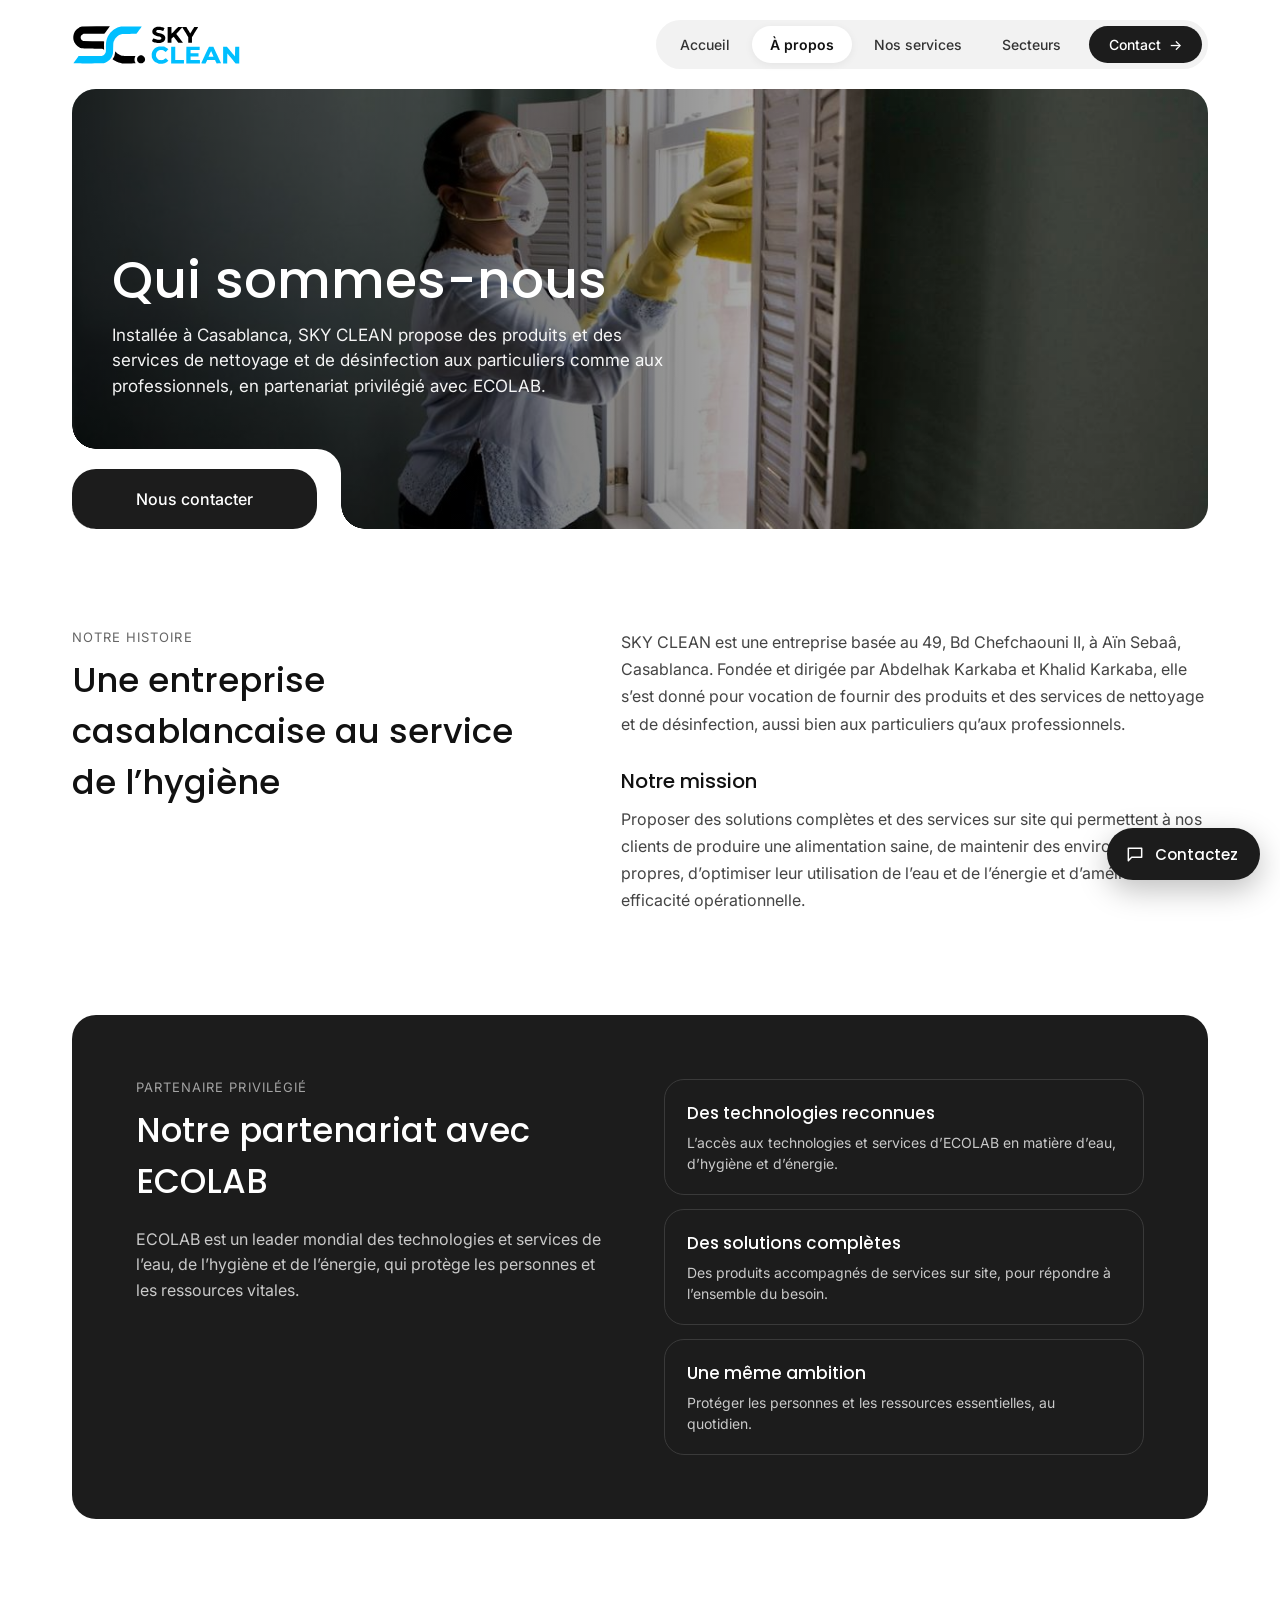
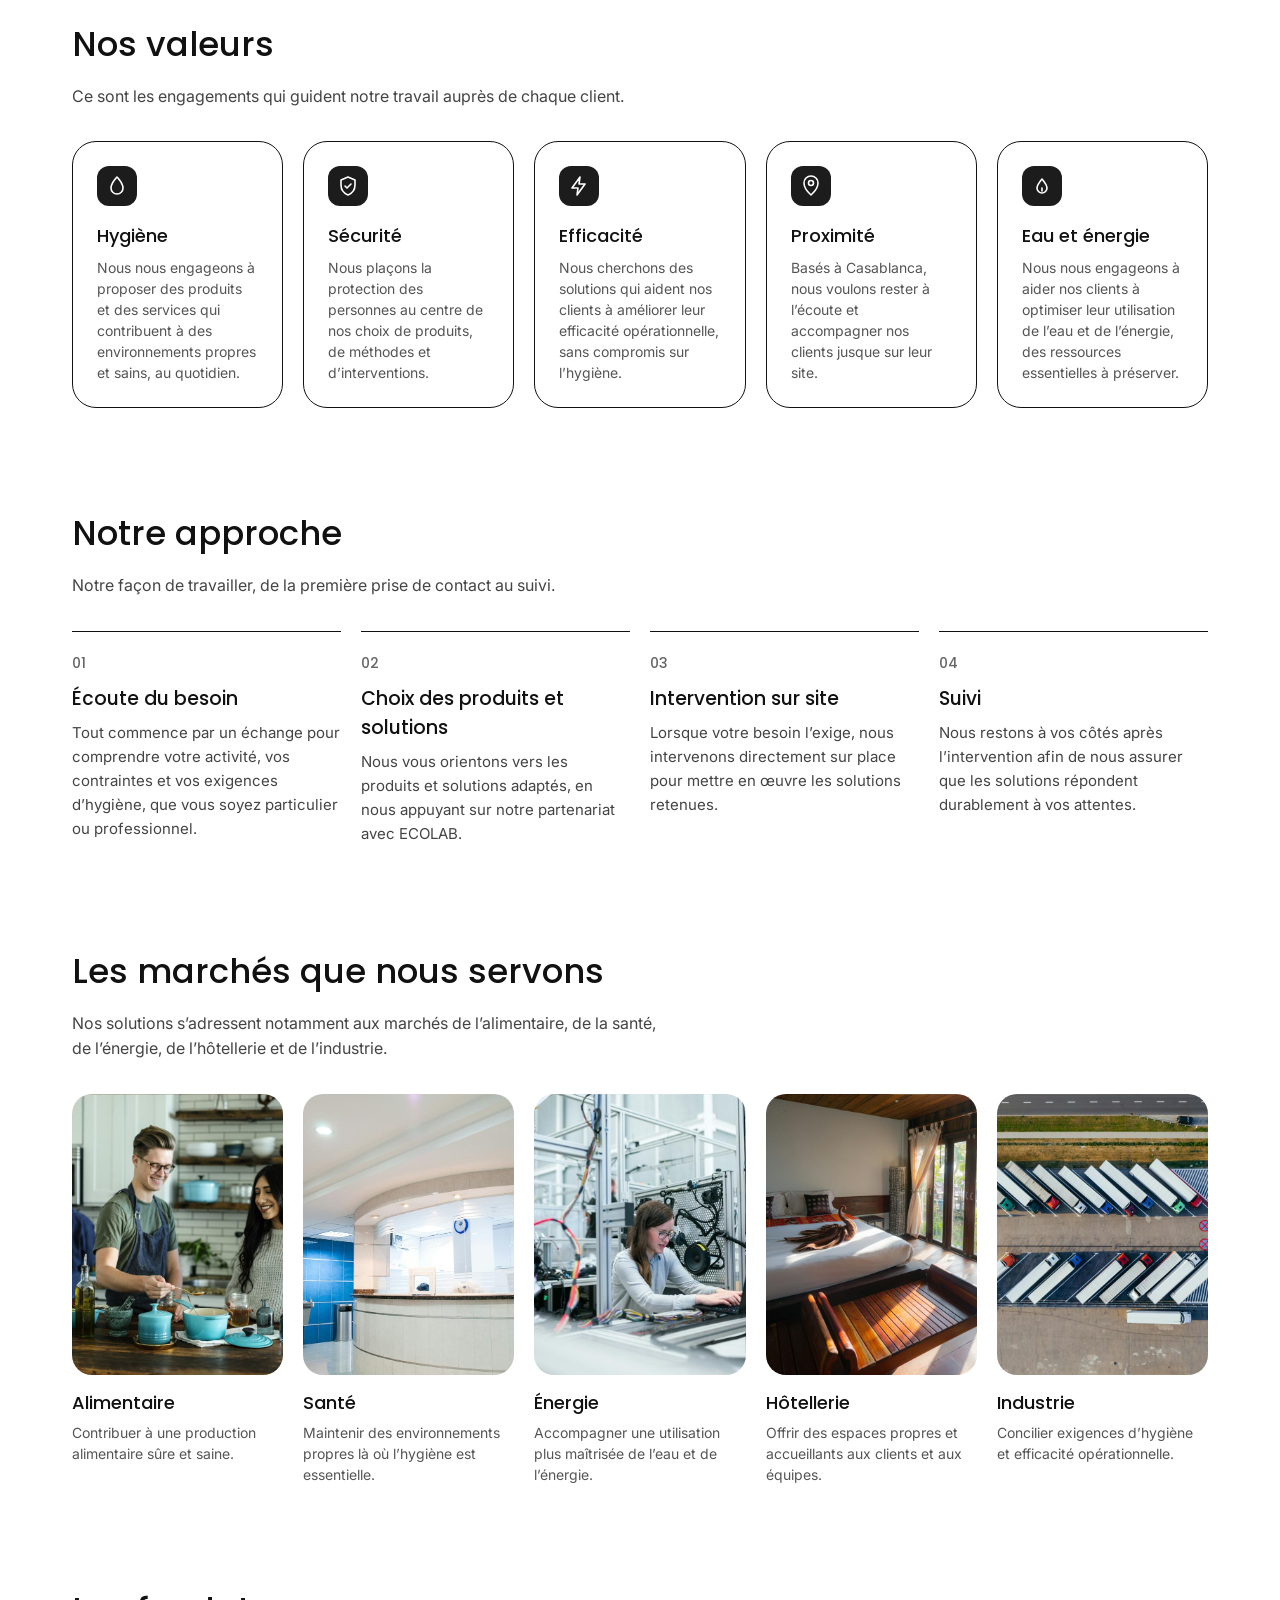
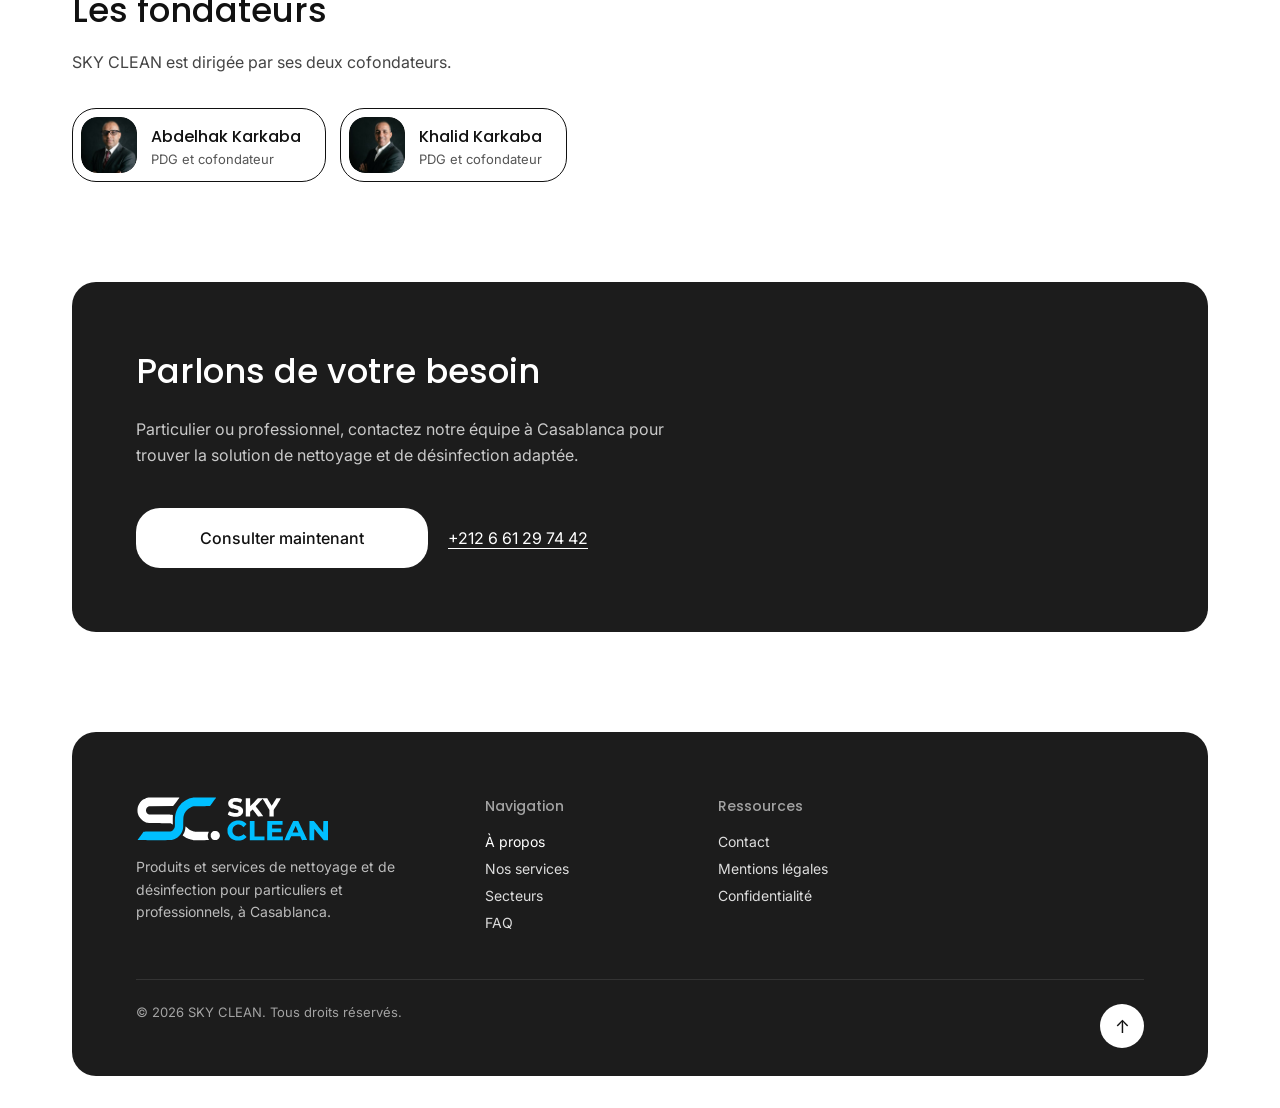
<file: a-propos.html>
<!DOCTYPE html><html lang="fr"><head><script>document.documentElement.classList.add("pl-on")</script><style>#pl{position:fixed;inset:0;z-index:100;display:none;flex-direction:column;align-items:center;justify-content:center;gap:36px;background:#fff;transition:opacity .5s ease,visibility 0s .5s;animation:plsafe 0s 5s forwards}.pl-on #pl{display:flex}#pl.ok{animation:none}#pl.out{opacity:0;visibility:hidden}#pl img{width:180px;height:auto}@keyframes plsafe{to{opacity:0;visibility:hidden}}</style><meta charset="utf-8"><meta name="description" content="Découvrez SKY CLEAN, entreprise de Casablanca partenaire privilégié d’ECOLAB : produits et services de nettoyage et de désinfection pour particuliers et professionnels."><meta name="viewport" content="width=device-width,initial-scale=1"><title>À propos — SKY CLEAN, partenaire privilégié d’ECOLAB à Casablanca</title>
<meta name="theme-color" content="#1c1c1c"><meta property="og:type" content="website"><meta property="og:locale" content="fr_FR"><meta property="og:title" content="Qui sommes-nous — SKY CLEAN, Casablanca"><meta property="og:description" content="SKY CLEAN, partenaire privilégié d’ECOLAB à Casablanca : produits et services de nettoyage et de désinfection pour particuliers et professionnels."><meta property="og:image" content="img/hero.jpg"><meta name="twitter:card" content="summary_large_image">
<link rel="icon" type="image/svg+xml" href="img/favicon.svg">
<link rel="preconnect" href="https://fonts.googleapis.com"><link rel="preconnect" href="https://fonts.gstatic.com" crossorigin>
<link href="https://fonts.googleapis.com/css2?family=Inter:wght@400;500;600&family=Poppins:wght@400;500;600&display=swap" rel="stylesheet">
<link rel="stylesheet" href="styles.css?v=6"></head><body id="top"><div id="pl" aria-hidden="true"><div class="pl-in"><span class="pl-ring"></span><img src="img/logo.svg" alt="" width="173" height="41"></div><span class="pl-bar"><i></i></span></div><div class="w">
<nav aria-label="Navigation principale"><a class="logo" href="index.html" aria-label="SKY CLEAN, accueil"><img src="img/logo.svg" alt="SKY CLEAN" width="173" height="41"></a><button class="burger" id="bg" aria-label="Ouvrir le menu" aria-expanded="false" aria-controls="menu"><span></span><span></span><span></span></button><ul id="menu"><li><a href="index.html">Accueil</a></li><li><a href="a-propos.html" aria-current="page">À propos</a></li><li><a href="services.html">Nos services</a></li><li><a href="secteurs.html">Secteurs</a></li><li><a href="contact.html">Contact</a></li></ul></nav>
<main>
<section class="phero" style="background-image:url(img/hero.jpg)" aria-labelledby="ph-t"><div class="hc"><h1 id="ph-t">Qui sommes-nous</h1><p>Installée à Casablanca, SKY CLEAN propose des produits et des services de nettoyage et de désinfection aux particuliers comme aux professionnels, en partenariat privilégié avec ECOLAB.</p></div><div class="cta"><a class="btn" href="contact.html">Nous contacter</a></div></section>
<section class="cpad ab2" aria-labelledby="hi-t"><div><span class="ey">Notre histoire</span><h2 id="hi-t">Une entreprise casablancaise au service de l’hygiène</h2></div><div class="pr"><p>SKY CLEAN est une entreprise basée au 49, Bd Chefchaouni II, à Aïn Sebaâ, Casablanca. Fondée et dirigée par Abdelhak Karkaba et Khalid Karkaba, elle s’est donné pour vocation de fournir des produits et des services de nettoyage et de désinfection, aussi bien aux particuliers qu’aux professionnels.</p><h3>Notre mission</h3><p>Proposer des solutions complètes et des services sur site qui permettent à nos clients de produire une alimentation saine, de maintenir des environnements propres, d’optimiser leur utilisation de l’eau et de l’énergie et d’améliorer leur efficacité opérationnelle.</p></div></section>
<section class="cpad"><div class="eco" aria-labelledby="ec-t"><div><span class="ey">Partenaire privilégié</span><h2 id="ec-t">Notre partenariat avec ECOLAB</h2><p>ECOLAB est un leader mondial des technologies et services de l’eau, de l’hygiène et de l’énergie, qui protège les personnes et les ressources vitales.</p></div><ul class="el"><li><b>Des technologies reconnues</b><span>L’accès aux technologies et services d’ECOLAB en matière d’eau, d’hygiène et d’énergie.</span></li><li><b>Des solutions complètes</b><span>Des produits accompagnés de services sur site, pour répondre à l’ensemble du besoin.</span></li><li><b>Une même ambition</b><span>Protéger les personnes et les ressources essentielles, au quotidien.</span></li></ul></div></section>
<section class="cpad" aria-labelledby="va-t"><h2 id="va-t">Nos valeurs</h2><p class="lead">Ce sont les engagements qui guident notre travail auprès de chaque client.</p><div class="ccg vg"><div class="cc"><svg class="ic" viewBox="0 0 24 24" aria-hidden="true" focusable="false"><path d="M12 3s6 6.5 6 11a6 6 0 0 1-12 0c0-4.5 6-11 6-11z"/></svg><h3>Hygiène</h3><small>Nous nous engageons à proposer des produits et des services qui contribuent à des environnements propres et sains, au quotidien.</small></div><div class="cc"><svg class="ic" viewBox="0 0 24 24" aria-hidden="true" focusable="false"><path d="M12 3 5 6v5c0 4.5 3 8.3 7 10 4-1.7 7-5.5 7-10V6z"/><path d="m9 12 2 2 4-4"/></svg><h3>Sécurité</h3><small>Nous plaçons la protection des personnes au centre de nos choix de produits, de méthodes et d’interventions.</small></div><div class="cc"><svg class="ic" viewBox="0 0 24 24" aria-hidden="true" focusable="false"><path d="M13 3 5 14h6l-1 7 8-11h-6z"/></svg><h3>Efficacité</h3><small>Nous cherchons des solutions qui aident nos clients à améliorer leur efficacité opérationnelle, sans compromis sur l’hygiène.</small></div><div class="cc"><svg class="ic" viewBox="0 0 24 24" aria-hidden="true" focusable="false"><path d="M12 21s-7-6.2-7-12a7 7 0 0 1 14 0c0 5.8-7 12-7 12z"/><circle cx="12" cy="9" r="2.5"/></svg><h3>Proximité</h3><small>Basés à Casablanca, nous voulons rester à l’écoute et accompagner nos clients jusque sur leur site.</small></div><div class="cc"><svg class="ic" viewBox="0 0 24 24" aria-hidden="true" focusable="false"><path d="M7 14a5 5 0 0 0 10 0c0-3-5-9-5-9s-5 6-5 9z"/><path d="M12 14v3"/></svg><h3>Eau et énergie</h3><small>Nous nous engageons à aider nos clients à optimiser leur utilisation de l’eau et de l’énergie, des ressources essentielles à préserver.</small></div></div></section>
<section class="cpad" aria-labelledby="ap-t"><h2 id="ap-t">Notre approche</h2><p class="lead">Notre façon de travailler, de la première prise de contact au suivi.</p><ol class="stp"><li><span aria-hidden="true">01</span><h3>Écoute du besoin</h3><p>Tout commence par un échange pour comprendre votre activité, vos contraintes et vos exigences d’hygiène, que vous soyez particulier ou professionnel.</p></li><li><span aria-hidden="true">02</span><h3>Choix des produits et solutions</h3><p>Nous vous orientons vers les produits et solutions adaptés, en nous appuyant sur notre partenariat avec ECOLAB.</p></li><li><span aria-hidden="true">03</span><h3>Intervention sur site</h3><p>Lorsque votre besoin l’exige, nous intervenons directement sur place pour mettre en œuvre les solutions retenues.</p></li><li><span aria-hidden="true">04</span><h3>Suivi</h3><p>Nous restons à vos côtés après l’intervention afin de nous assurer que les solutions répondent durablement à vos attentes.</p></li></ol></section>
<section class="cpad" aria-labelledby="mk-t"><h2 id="mk-t">Les marchés que nous servons</h2><p class="lead">Nos solutions s’adressent notamment aux marchés de l’alimentaire, de la santé, de l’énergie, de l’hôtellerie et de l’industrie.</p><ul class="mkg"><li><div class="mi" role="img" aria-label="Préparation alimentaire" style="background-image:url(img/p1.jpg)"></div><h3>Alimentaire</h3><p>Contribuer à une production alimentaire sûre et saine.</p></li><li><div class="mi" role="img" aria-label="Établissement de santé" style="background-image:url(img/p2.jpg)"></div><h3>Santé</h3><p>Maintenir des environnements propres là où l’hygiène est essentielle.</p></li><li><div class="mi" role="img" aria-label="Site technique" style="background-image:url(img/s4.jpg)"></div><h3>Énergie</h3><p>Accompagner une utilisation plus maîtrisée de l’eau et de l’énergie.</p></li><li><div class="mi" role="img" aria-label="Établissement hôtelier" style="background-image:url(img/p3.jpg)"></div><h3>Hôtellerie</h3><p>Offrir des espaces propres et accueillants aux clients et aux équipes.</p></li><li><div class="mi" role="img" aria-label="Site industriel" style="background-image:url(img/p4.jpg)"></div><h3>Industrie</h3><p>Concilier exigences d’hygiène et efficacité opérationnelle.</p></li></ul></section>
<section class="cpad" aria-labelledby="fo-t"><h2 id="fo-t">Les fondateurs</h2><p class="lead">SKY CLEAN est dirigée par ses deux cofondateurs.</p><div class="tm tl"><div class="tb"><div class="ph"><img src="img/abdelhak.jpg" alt="Abdelhak Karkaba" width="56" height="56" loading="lazy"></div><div><h3>Abdelhak Karkaba</h3><p>PDG et cofondateur</p></div></div><div class="tb"><div class="ph"><img src="img/khalid.jpg" alt="Khalid Karkaba" width="56" height="56" loading="lazy"></div><div><h3>Khalid Karkaba</h3><p>PDG et cofondateur</p></div></div></div></section>
<section class="cpad"><div class="dcta" aria-labelledby="dc-t"><div><h2 id="dc-t">Parlons de votre besoin</h2><p>Particulier ou professionnel, contactez notre équipe à Casablanca pour trouver la solution de nettoyage et de désinfection adaptée.</p></div><div class="bs"><a class="btn wb" href="contact.html">Consulter maintenant</a><a class="tl2" href="tel:+212661297442">+212 6 61 29 74 42</a></div></div></section>
</main>
<footer class="ft"><div class="fg"><div><div class="logo"><img src="img/logo-light.svg" alt="SKY CLEAN" width="190" height="45"></div><p>Produits et services de nettoyage et de désinfection pour particuliers et professionnels, à Casablanca.</p></div><div><h2 class="fh">Navigation</h2><ul><li><a href="a-propos.html" aria-current="page">À propos</a></li><li><a href="services.html">Nos services</a></li><li><a href="secteurs.html">Secteurs</a></li><li><a href="index.html#faq">FAQ</a></li></ul></div><div><h2 class="fh">Ressources</h2><ul><li><a href="contact.html">Contact</a></li><li><a href="mentions-legales.html">Mentions légales</a></li><li><a href="confidentialite.html">Confidentialité</a></li></ul></div></div><div class="fb"><span>© 2026 SKY CLEAN. Tous droits réservés.</span><a class="top" href="#top" aria-label="Retour en haut">↑</a></div></footer></div>
<script src="main.js?v=6"></script>
</body></html>
</file>
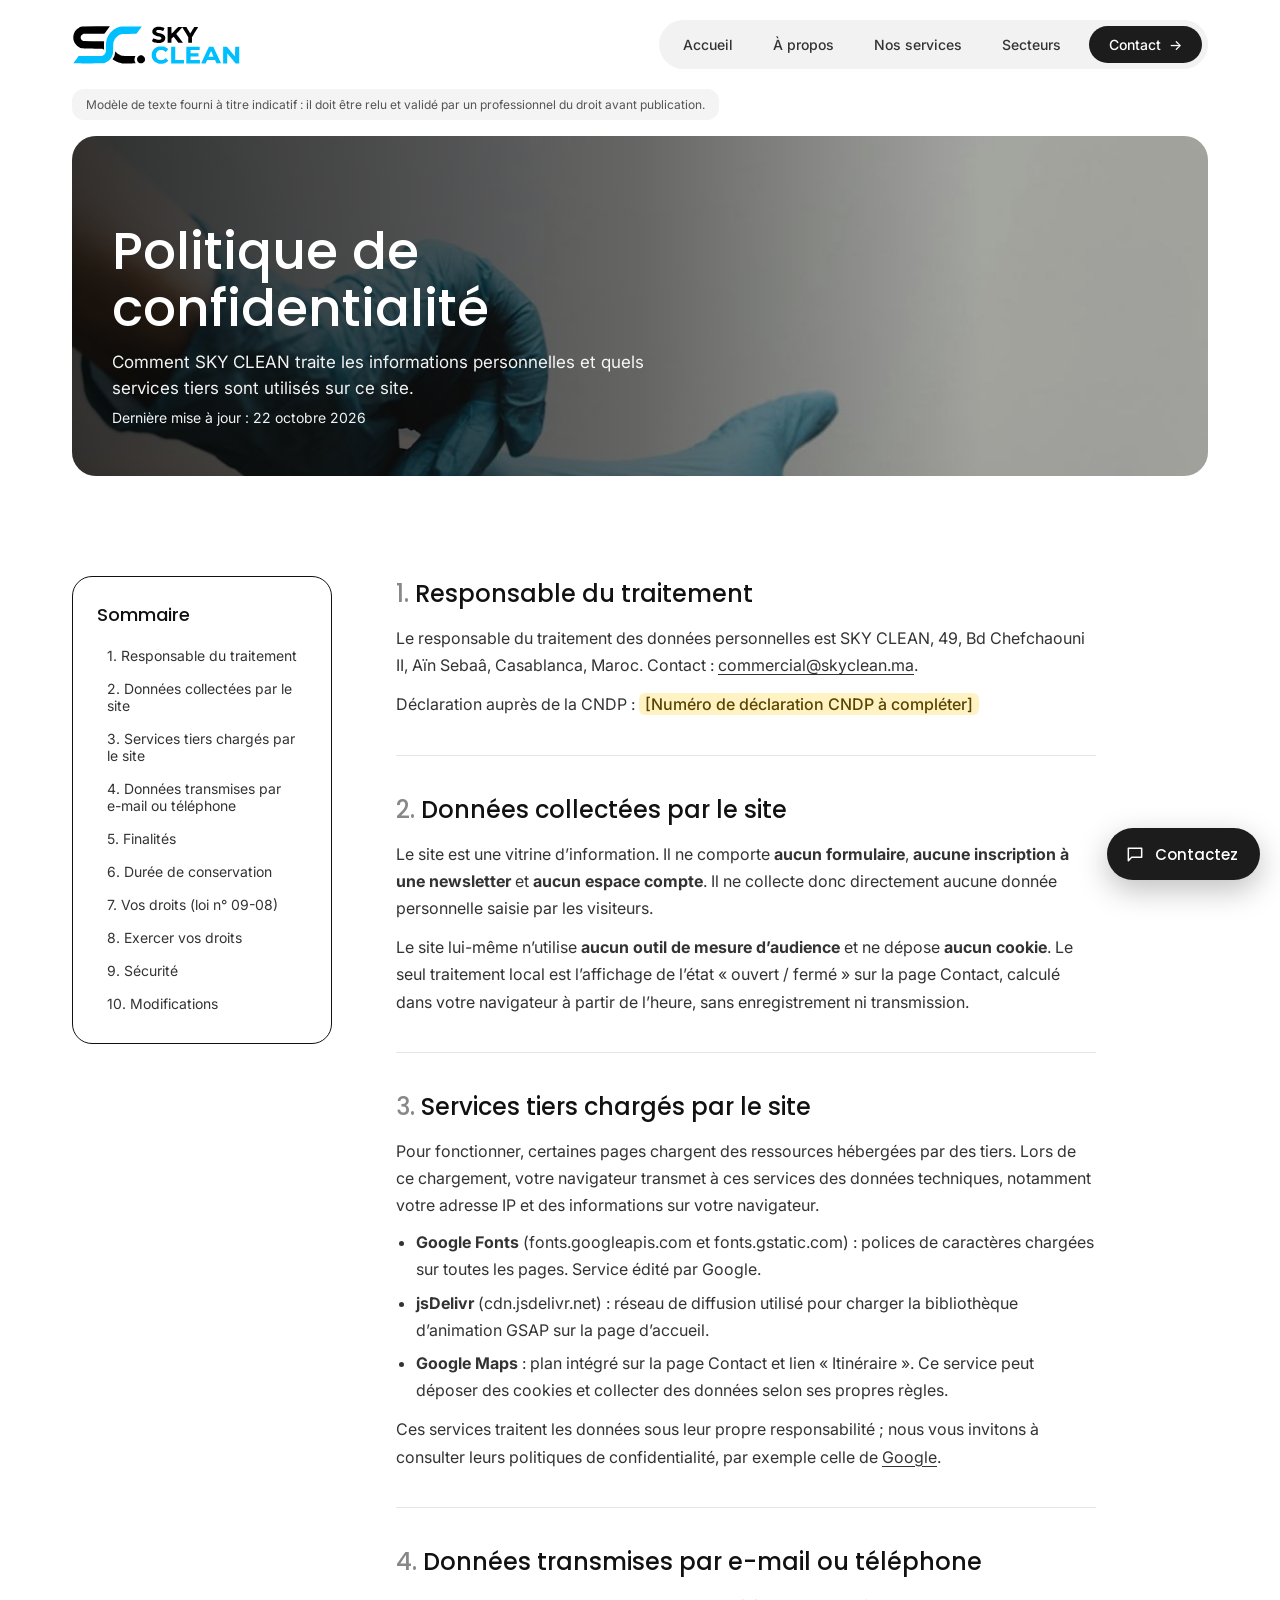
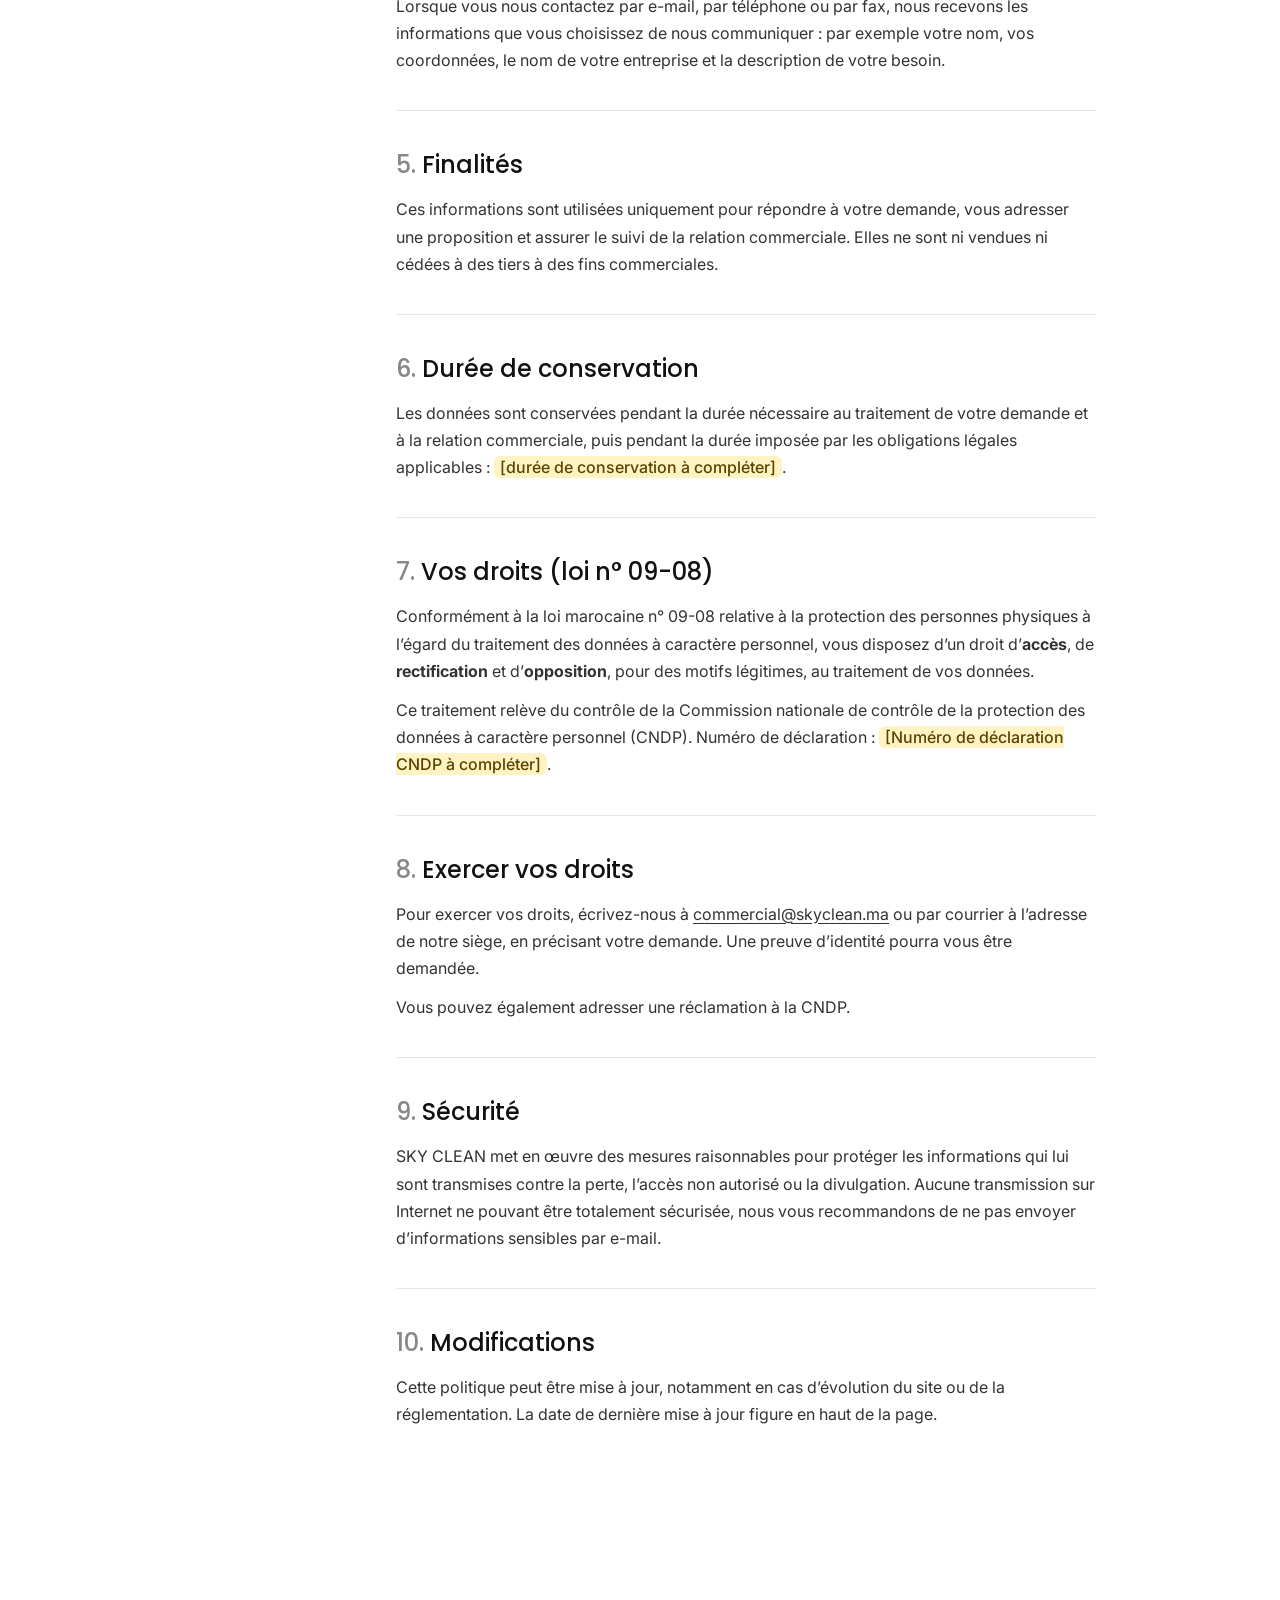
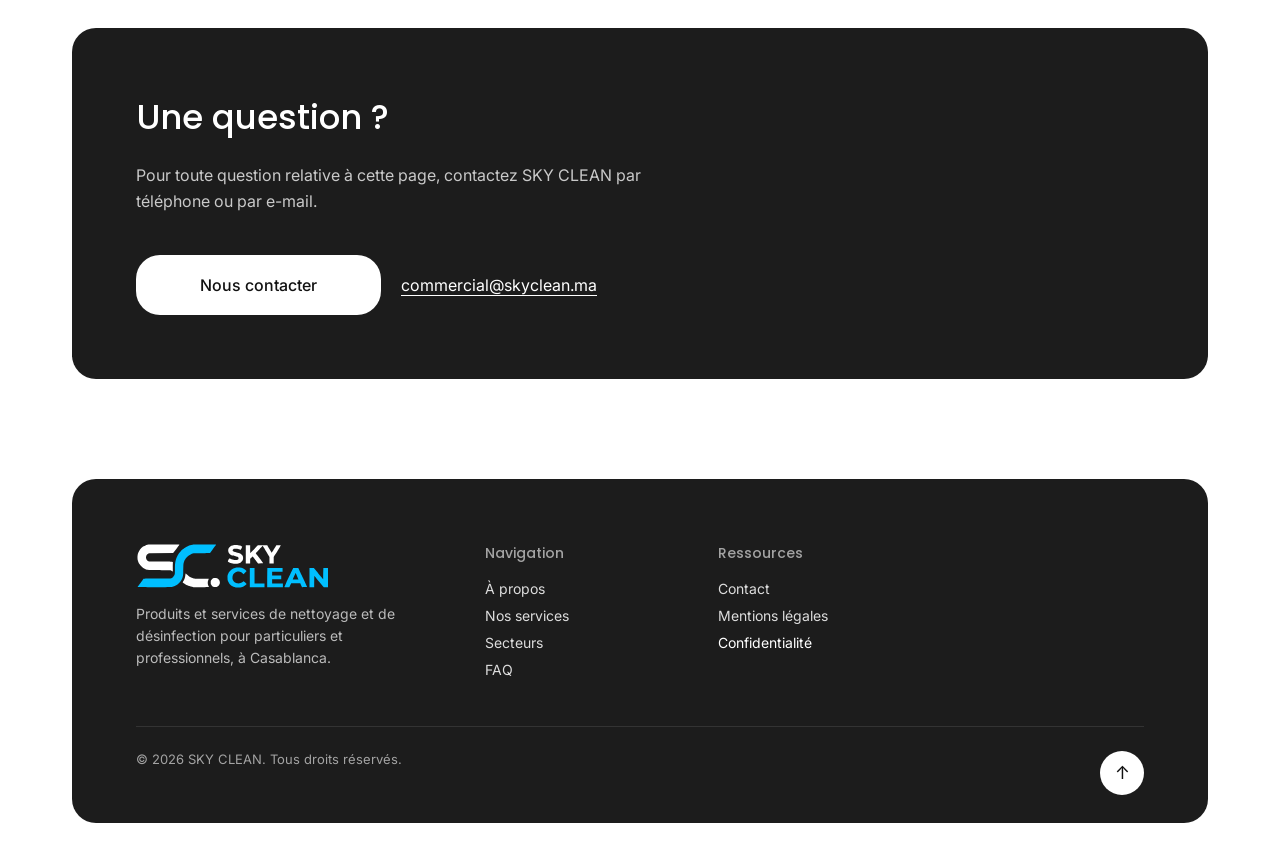
<file: confidentialite.html>
<!DOCTYPE html><html lang="fr"><head><script>document.documentElement.classList.add("pl-on")</script><style>#pl{position:fixed;inset:0;z-index:100;display:none;flex-direction:column;align-items:center;justify-content:center;gap:36px;background:#fff;transition:opacity .5s ease,visibility 0s .5s;animation:plsafe 0s 5s forwards}.pl-on #pl{display:flex}#pl.ok{animation:none}#pl.out{opacity:0;visibility:hidden}#pl img{width:180px;height:auto}@keyframes plsafe{to{opacity:0;visibility:hidden}}</style><meta charset="utf-8"><meta name="description" content="Politique de confidentialité de SKY CLEAN : données traitées, services tiers, vos droits selon la loi n° 09-08."><meta name="viewport" content="width=device-width,initial-scale=1"><title>Politique de confidentialité — SKY CLEAN</title>
<meta name="theme-color" content="#1c1c1c"><meta property="og:image" content="img/hero.jpg">
<meta property="og:type" content="website"><meta property="og:locale" content="fr_FR"><meta name="twitter:card" content="summary_large_image">
<link rel="icon" type="image/svg+xml" href="img/favicon.svg">
<link rel="preconnect" href="https://fonts.googleapis.com"><link rel="preconnect" href="https://fonts.gstatic.com" crossorigin>
<link href="https://fonts.googleapis.com/css2?family=Inter:wght@400;500;600&family=Poppins:wght@400;500;600&display=swap" rel="stylesheet">
<link rel="stylesheet" href="styles.css?v=6"></head><body id="top"><div id="pl" aria-hidden="true"><div class="pl-in"><span class="pl-ring"></span><img src="img/logo.svg" alt="" width="173" height="41"></div><span class="pl-bar"><i></i></span></div><div class="w">
<nav aria-label="Navigation principale"><a class="logo" href="index.html" aria-label="SKY CLEAN, accueil"><img src="img/logo.svg" alt="SKY CLEAN" width="173" height="41"></a><button class="burger" id="bg" aria-label="Ouvrir le menu" aria-expanded="false" aria-controls="menu"><span></span><span></span><span></span></button><ul id="menu"><li><a href="index.html">Accueil</a></li><li><a href="a-propos.html">À propos</a></li><li><a href="services.html">Nos services</a></li><li><a href="secteurs.html">Secteurs</a></li><li><a href="contact.html">Contact</a></li></ul></nav>
<main>
<p class="tpl" role="note">Modèle de texte fourni à titre indicatif : il doit être relu et validé par un professionnel du droit avant publication.</p>
<section class="phero lh" style="background-image:url(img/s2.jpg)" aria-labelledby="ph-t"><div class="hc"><h1 id="ph-t">Politique de confidentialité</h1><p>Comment SKY CLEAN traite les informations personnelles et quels services tiers sont utilisés sur ce site.</p><p class="upd">Dernière mise à jour : <time datetime="2026-10-22">22 octobre 2026</time></p></div></section>
<div class="cpad lg"><nav class="toc" aria-label="Sommaire"><h2>Sommaire</h2><ol><li><a href="#responsable">1. Responsable du traitement</a></li><li><a href="#collecte">2. Données collectées par le site</a></li><li><a href="#tiers">3. Services tiers chargés par le site</a></li><li><a href="#contactdonnees">4. Données transmises par e-mail ou téléphone</a></li><li><a href="#finalites">5. Finalités</a></li><li><a href="#conservation">6. Durée de conservation</a></li><li><a href="#droits">7. Vos droits (loi n° 09-08)</a></li><li><a href="#exercice">8. Exercer vos droits</a></li><li><a href="#securite">9. Sécurité</a></li><li><a href="#modifications">10. Modifications</a></li></ol></nav><div class="lc"><section id="responsable" aria-labelledby="responsable-t"><h2 id="responsable-t"><span>1.</span> Responsable du traitement</h2><p>Le responsable du traitement des données personnelles est SKY CLEAN, 49, Bd Chefchaouni II, Aïn Sebaâ, Casablanca, Maroc. Contact : <a href="mailto:commercial@skyclean.ma">commercial@skyclean.ma</a>.</p><p>Déclaration auprès de la CNDP : <mark class="ph2">[Numéro de déclaration CNDP à compléter]</mark></p></section><section id="collecte" aria-labelledby="collecte-t"><h2 id="collecte-t"><span>2.</span> Données collectées par le site</h2><p>Le site est une vitrine d’information. Il ne comporte <strong>aucun formulaire</strong>, <strong>aucune inscription à une newsletter</strong> et <strong>aucun espace compte</strong>. Il ne collecte donc directement aucune donnée personnelle saisie par les visiteurs.</p><p>Le site lui-même n’utilise <strong>aucun outil de mesure d’audience</strong> et ne dépose <strong>aucun cookie</strong>. Le seul traitement local est l’affichage de l’état « ouvert / fermé » sur la page Contact, calculé dans votre navigateur à partir de l’heure, sans enregistrement ni transmission.</p></section><section id="tiers" aria-labelledby="tiers-t"><h2 id="tiers-t"><span>3.</span> Services tiers chargés par le site</h2><p>Pour fonctionner, certaines pages chargent des ressources hébergées par des tiers. Lors de ce chargement, votre navigateur transmet à ces services des données techniques, notamment votre adresse IP et des informations sur votre navigateur.</p><ul><li><strong>Google Fonts</strong> (fonts.googleapis.com et fonts.gstatic.com) : polices de caractères chargées sur toutes les pages. Service édité par Google.</li><li><strong>jsDelivr</strong> (cdn.jsdelivr.net) : réseau de diffusion utilisé pour charger la bibliothèque d’animation GSAP sur la page d’accueil.</li><li><strong>Google Maps</strong> : plan intégré sur la page Contact et lien « Itinéraire ». Ce service peut déposer des cookies et collecter des données selon ses propres règles.</li></ul><p>Ces services traitent les données sous leur propre responsabilité ; nous vous invitons à consulter leurs politiques de confidentialité, par exemple celle de <a href="https://policies.google.com/privacy" target="_blank" rel="noopener">Google<span class="sr-only"> (nouvel onglet)</span></a>.</p></section><section id="contactdonnees" aria-labelledby="contactdonnees-t"><h2 id="contactdonnees-t"><span>4.</span> Données transmises par e-mail ou téléphone</h2><p>Lorsque vous nous contactez par e-mail, par téléphone ou par fax, nous recevons les informations que vous choisissez de nous communiquer : par exemple votre nom, vos coordonnées, le nom de votre entreprise et la description de votre besoin.</p></section><section id="finalites" aria-labelledby="finalites-t"><h2 id="finalites-t"><span>5.</span> Finalités</h2><p>Ces informations sont utilisées uniquement pour répondre à votre demande, vous adresser une proposition et assurer le suivi de la relation commerciale. Elles ne sont ni vendues ni cédées à des tiers à des fins commerciales.</p></section><section id="conservation" aria-labelledby="conservation-t"><h2 id="conservation-t"><span>6.</span> Durée de conservation</h2><p>Les données sont conservées pendant la durée nécessaire au traitement de votre demande et à la relation commerciale, puis pendant la durée imposée par les obligations légales applicables : <mark class="ph2">[durée de conservation à compléter]</mark>.</p></section><section id="droits" aria-labelledby="droits-t"><h2 id="droits-t"><span>7.</span> Vos droits (loi n° 09-08)</h2><p>Conformément à la loi marocaine n° 09-08 relative à la protection des personnes physiques à l’égard du traitement des données à caractère personnel, vous disposez d’un droit d’<strong>accès</strong>, de <strong>rectification</strong> et d’<strong>opposition</strong>, pour des motifs légitimes, au traitement de vos données.</p><p>Ce traitement relève du contrôle de la Commission nationale de contrôle de la protection des données à caractère personnel (CNDP). Numéro de déclaration : <mark class="ph2">[Numéro de déclaration CNDP à compléter]</mark>.</p></section><section id="exercice" aria-labelledby="exercice-t"><h2 id="exercice-t"><span>8.</span> Exercer vos droits</h2><p>Pour exercer vos droits, écrivez-nous à <a href="mailto:commercial@skyclean.ma">commercial@skyclean.ma</a> ou par courrier à l’adresse de notre siège, en précisant votre demande. Une preuve d’identité pourra vous être demandée.</p><p>Vous pouvez également adresser une réclamation à la CNDP.</p></section><section id="securite" aria-labelledby="securite-t"><h2 id="securite-t"><span>9.</span> Sécurité</h2><p>SKY CLEAN met en œuvre des mesures raisonnables pour protéger les informations qui lui sont transmises contre la perte, l’accès non autorisé ou la divulgation. Aucune transmission sur Internet ne pouvant être totalement sécurisée, nous vous recommandons de ne pas envoyer d’informations sensibles par e-mail.</p></section><section id="modifications" aria-labelledby="modifications-t"><h2 id="modifications-t"><span>10.</span> Modifications</h2><p>Cette politique peut être mise à jour, notamment en cas d’évolution du site ou de la réglementation. La date de dernière mise à jour figure en haut de la page.</p></section></div></div>
<section class="cpad"><div class="dcta" aria-labelledby="dc-t"><div><h2 id="dc-t">Une question ?</h2><p>Pour toute question relative à cette page, contactez SKY CLEAN par téléphone ou par e-mail.</p></div><div class="bs"><a class="btn wb" href="contact.html">Nous contacter</a><a class="tl2" href="mailto:commercial@skyclean.ma">commercial@skyclean.ma</a></div></div></section>
</main>
<footer class="ft"><div class="fg"><div><div class="logo"><img src="img/logo-light.svg" alt="SKY CLEAN" width="190" height="45"></div><p>Produits et services de nettoyage et de désinfection pour particuliers et professionnels, à Casablanca.</p></div><div><h2 class="fh">Navigation</h2><ul><li><a href="a-propos.html">À propos</a></li><li><a href="services.html">Nos services</a></li><li><a href="secteurs.html">Secteurs</a></li><li><a href="index.html#faq">FAQ</a></li></ul></div><div><h2 class="fh">Ressources</h2><ul><li><a href="contact.html">Contact</a></li><li><a href="mentions-legales.html">Mentions légales</a></li><li><a href="confidentialite.html" aria-current="page">Confidentialité</a></li></ul></div></div><div class="fb"><span>© 2026 SKY CLEAN. Tous droits réservés.</span><a class="top" href="#top" aria-label="Retour en haut">↑</a></div></footer></div>
<script src="main.js?v=6"></script>
</body></html>
</file>
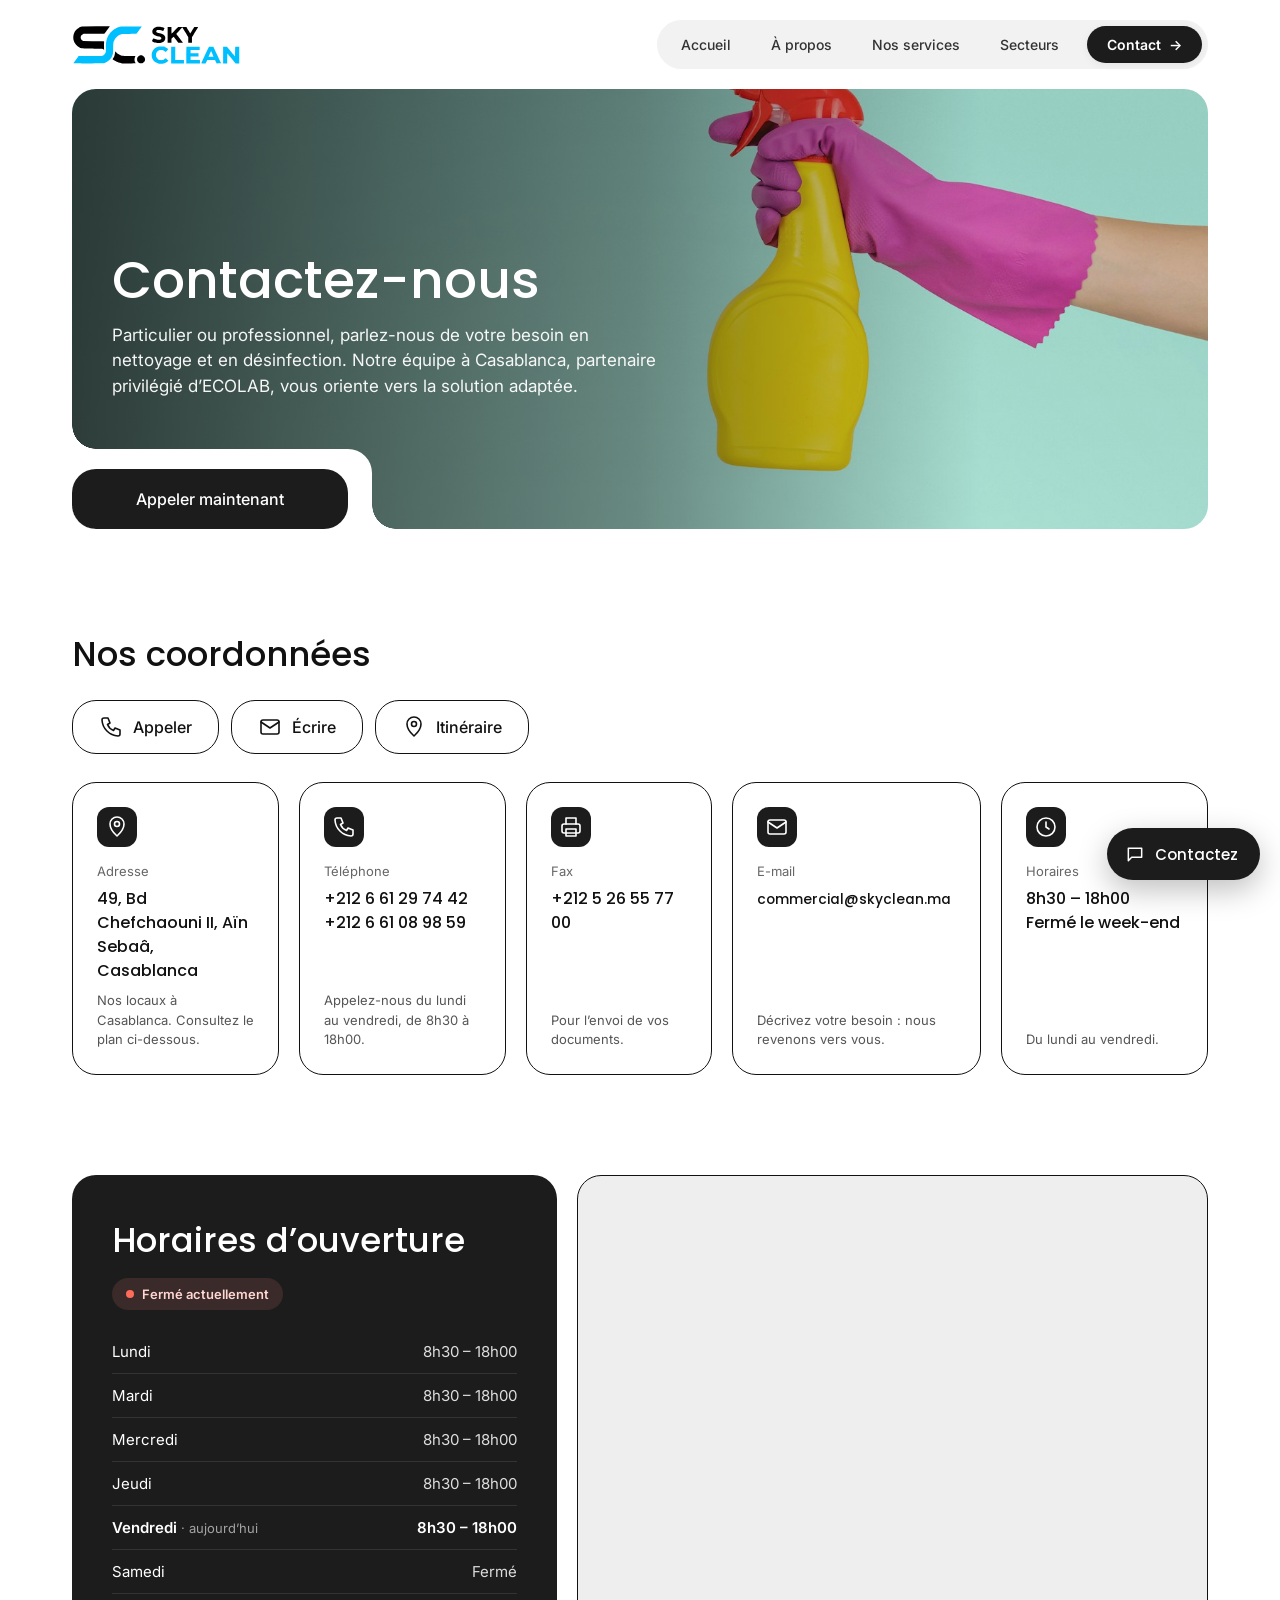
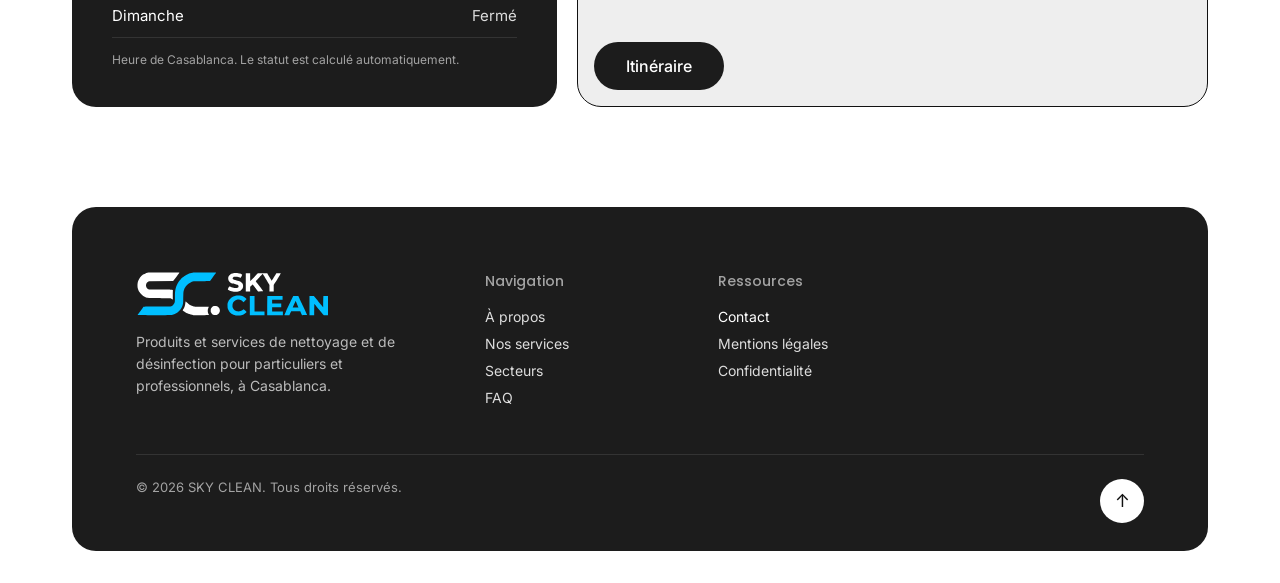
<file: contact.html>
<!DOCTYPE html><html lang="fr"><head><script>document.documentElement.classList.add("pl-on")</script><style>#pl{position:fixed;inset:0;z-index:100;display:none;flex-direction:column;align-items:center;justify-content:center;gap:36px;background:#fff;transition:opacity .5s ease,visibility 0s .5s;animation:plsafe 0s 5s forwards}.pl-on #pl{display:flex}#pl.ok{animation:none}#pl.out{opacity:0;visibility:hidden}#pl img{width:180px;height:auto}@keyframes plsafe{to{opacity:0;visibility:hidden}}</style><meta charset="utf-8"><meta name="description" content="Contactez SKY CLEAN à Casablanca : adresse, téléphones, fax, e-mail et horaires pour vos besoins en nettoyage et désinfection."><meta name="viewport" content="width=device-width,initial-scale=1"><title>Contact — SKY CLEAN, nettoyage et désinfection à Casablanca</title>
<meta name="theme-color" content="#1c1c1c"><meta property="og:type" content="website"><meta property="og:locale" content="fr_FR"><meta property="og:title" content="Contactez SKY CLEAN — Casablanca"><meta property="og:description" content="Adresse, téléphones, e-mail et horaires de SKY CLEAN, partenaire privilégié d’ECOLAB."><meta property="og:image" content="img/contact.jpg"><meta name="twitter:card" content="summary_large_image">
<link rel="icon" type="image/svg+xml" href="img/favicon.svg">
<link rel="preconnect" href="https://fonts.googleapis.com"><link rel="preconnect" href="https://fonts.gstatic.com" crossorigin>
<link href="https://fonts.googleapis.com/css2?family=Inter:wght@400;500;600&family=Poppins:wght@400;500;600&display=swap" rel="stylesheet">
<link rel="stylesheet" href="styles.css?v=6"></head><body id="top"><div id="pl" aria-hidden="true"><div class="pl-in"><span class="pl-ring"></span><img src="img/logo.svg" alt="" width="173" height="41"></div><span class="pl-bar"><i></i></span></div><div class="w">
<nav aria-label="Navigation principale"><a class="logo" href="index.html" aria-label="SKY CLEAN, accueil"><img src="img/logo.svg" alt="SKY CLEAN" width="173" height="41"></a><button class="burger" id="bg" aria-label="Ouvrir le menu" aria-expanded="false" aria-controls="menu"><span></span><span></span><span></span></button><ul id="menu"><li><a href="index.html">Accueil</a></li><li><a href="a-propos.html">À propos</a></li><li><a href="services.html">Nos services</a></li><li><a href="secteurs.html">Secteurs</a></li><li><a href="contact.html" aria-current="page">Contact</a></li></ul></nav>
<main>
<section class="phero" aria-labelledby="ph-t"><div class="hc"><h1 id="ph-t">Contactez-nous</h1><p>Particulier ou professionnel, parlez-nous de votre besoin en nettoyage et en désinfection. Notre équipe à Casablanca, partenaire privilégié d’ECOLAB, vous oriente vers la solution adaptée.</p></div><div class="cta"><a class="btn" href="tel:+212661297442">Appeler maintenant</a></div></section>
<section class="cpad" aria-labelledby="cc-t"><h2 id="cc-t">Nos coordonnées</h2>
<div class="qa" aria-label="Actions rapides"><a class="btn2" href="tel:+212661297442"><svg class="ic" viewBox="0 0 24 24" aria-hidden="true" focusable="false"><path d="M5 3h4l2 5-2.5 1.5a11 11 0 0 0 6 6L16 13l5 2v4a2 2 0 0 1-2 2A17 17 0 0 1 3 5a2 2 0 0 1 2-2z"/></svg>Appeler</a><a class="btn2" href="mailto:commercial@skyclean.ma"><svg class="ic" viewBox="0 0 24 24" aria-hidden="true" focusable="false"><rect x="3" y="5" width="18" height="14" rx="2"/><path d="m3 7 9 6 9-6"/></svg>Écrire</a><a class="btn2" href="https://www.google.com/maps/dir/?api=1&amp;destination=49+Bd+Chefchaouni+II+Ain+Sebaa+Casablanca" target="_blank" rel="noopener"><svg class="ic" viewBox="0 0 24 24" aria-hidden="true" focusable="false"><path d="M12 21s-7-6.2-7-12a7 7 0 0 1 14 0c0 5.8-7 12-7 12z"/><circle cx="12" cy="9" r="2.5"/></svg>Itinéraire</a></div>
<div class="ccg">
<div class="cc"><svg class="ic" viewBox="0 0 24 24" aria-hidden="true" focusable="false"><path d="M12 21s-7-6.2-7-12a7 7 0 0 1 14 0c0 5.8-7 12-7 12z"/><circle cx="12" cy="9" r="2.5"/></svg><span>Adresse</span><p>49, Bd Chefchaouni II, Aïn Sebaâ, Casablanca</p><small>Nos locaux à Casablanca. Consultez le plan ci-dessous.</small></div>
<div class="cc"><svg class="ic" viewBox="0 0 24 24" aria-hidden="true" focusable="false"><path d="M5 3h4l2 5-2.5 1.5a11 11 0 0 0 6 6L16 13l5 2v4a2 2 0 0 1-2 2A17 17 0 0 1 3 5a2 2 0 0 1 2-2z"/></svg><span>Téléphone</span><p><a href="tel:+212661297442">+212 6 61 29 74 42</a><br><a href="tel:+212661089859">+212 6 61 08 98 59</a></p><small>Appelez-nous du lundi au vendredi, de 8h30 à 18h00.</small></div>
<div class="cc"><svg class="ic" viewBox="0 0 24 24" aria-hidden="true" focusable="false"><path d="M7 9V3h10v6"/><rect x="3" y="9" width="18" height="9" rx="2"/><path d="M7 14h10v7H7z"/></svg><span>Fax</span><p>+212 5 26 55 77 00</p><small>Pour l’envoi de vos documents.</small></div>
<div class="cc"><svg class="ic" viewBox="0 0 24 24" aria-hidden="true" focusable="false"><rect x="3" y="5" width="18" height="14" rx="2"/><path d="m3 7 9 6 9-6"/></svg><span>E-mail</span><p><a href="mailto:commercial@skyclean.ma">commercial@skyclean.ma</a></p><small>Décrivez votre besoin : nous revenons vers vous.</small></div>
<div class="cc"><svg class="ic" viewBox="0 0 24 24" aria-hidden="true" focusable="false"><circle cx="12" cy="12" r="9"/><path d="M12 7v5l3 2"/></svg><span>Horaires</span><p>8h30 – 18h00<br>Fermé le week-end</p><small>Du lundi au vendredi.</small></div>
</div></section>
<section class="cpad hm" aria-labelledby="h-t">
<div class="hrs"><div class="hh"><h2 id="h-t">Horaires d’ouverture</h2><span class="badge" id="open" role="status">Horaires</span></div>
<table><caption class="sr-only">Horaires d’ouverture par jour (heure de Casablanca)</caption><tbody>
<tr data-d="1"><th scope="row">Lundi</th><td>8h30 – 18h00</td></tr><tr data-d="2"><th scope="row">Mardi</th><td>8h30 – 18h00</td></tr><tr data-d="3"><th scope="row">Mercredi</th><td>8h30 – 18h00</td></tr><tr data-d="4"><th scope="row">Jeudi</th><td>8h30 – 18h00</td></tr><tr data-d="5"><th scope="row">Vendredi</th><td>8h30 – 18h00</td></tr><tr data-d="6"><th scope="row">Samedi</th><td>Fermé</td></tr><tr data-d="7"><th scope="row">Dimanche</th><td>Fermé</td></tr>
</tbody></table><small class="tz">Heure de Casablanca. Le statut est calculé automatiquement.</small></div>
<div class="map"><iframe src="https://www.google.com/maps?q=49+Bd+Chefchaouni+II+Ain+Sebaa+Casablanca&amp;output=embed" title="Plan Google Maps : SKY CLEAN, 49 Bd Chefchaouni II, Aïn Sebaâ, Casablanca" loading="lazy" referrerpolicy="no-referrer-when-downgrade" allowfullscreen></iframe><a class="btn" href="https://www.google.com/maps/dir/?api=1&amp;destination=49+Bd+Chefchaouni+II+Ain+Sebaa+Casablanca" target="_blank" rel="noopener">Itinéraire<span class="sr-only"> (ouvre Google Maps dans un nouvel onglet)</span></a></div>
</section>

</main>
<footer class="ft"><div class="fg"><div><div class="logo"><img src="img/logo-light.svg" alt="SKY CLEAN" width="190" height="45"></div><p>Produits et services de nettoyage et de désinfection pour particuliers et professionnels, à Casablanca.</p></div><div><h2 class="fh">Navigation</h2><ul><li><a href="a-propos.html">À propos</a></li><li><a href="services.html">Nos services</a></li><li><a href="secteurs.html">Secteurs</a></li><li><a href="index.html#faq">FAQ</a></li></ul></div><div><h2 class="fh">Ressources</h2><ul><li><a href="contact.html" aria-current="page">Contact</a></li><li><a href="mentions-legales.html">Mentions légales</a></li><li><a href="confidentialite.html">Confidentialité</a></li></ul></div></div><div class="fb"><span>© 2026 SKY CLEAN. Tous droits réservés.</span><a class="top" href="#top" aria-label="Retour en haut">↑</a></div></footer></div>
<script src="main.js?v=6"></script>
</body></html>
</file>
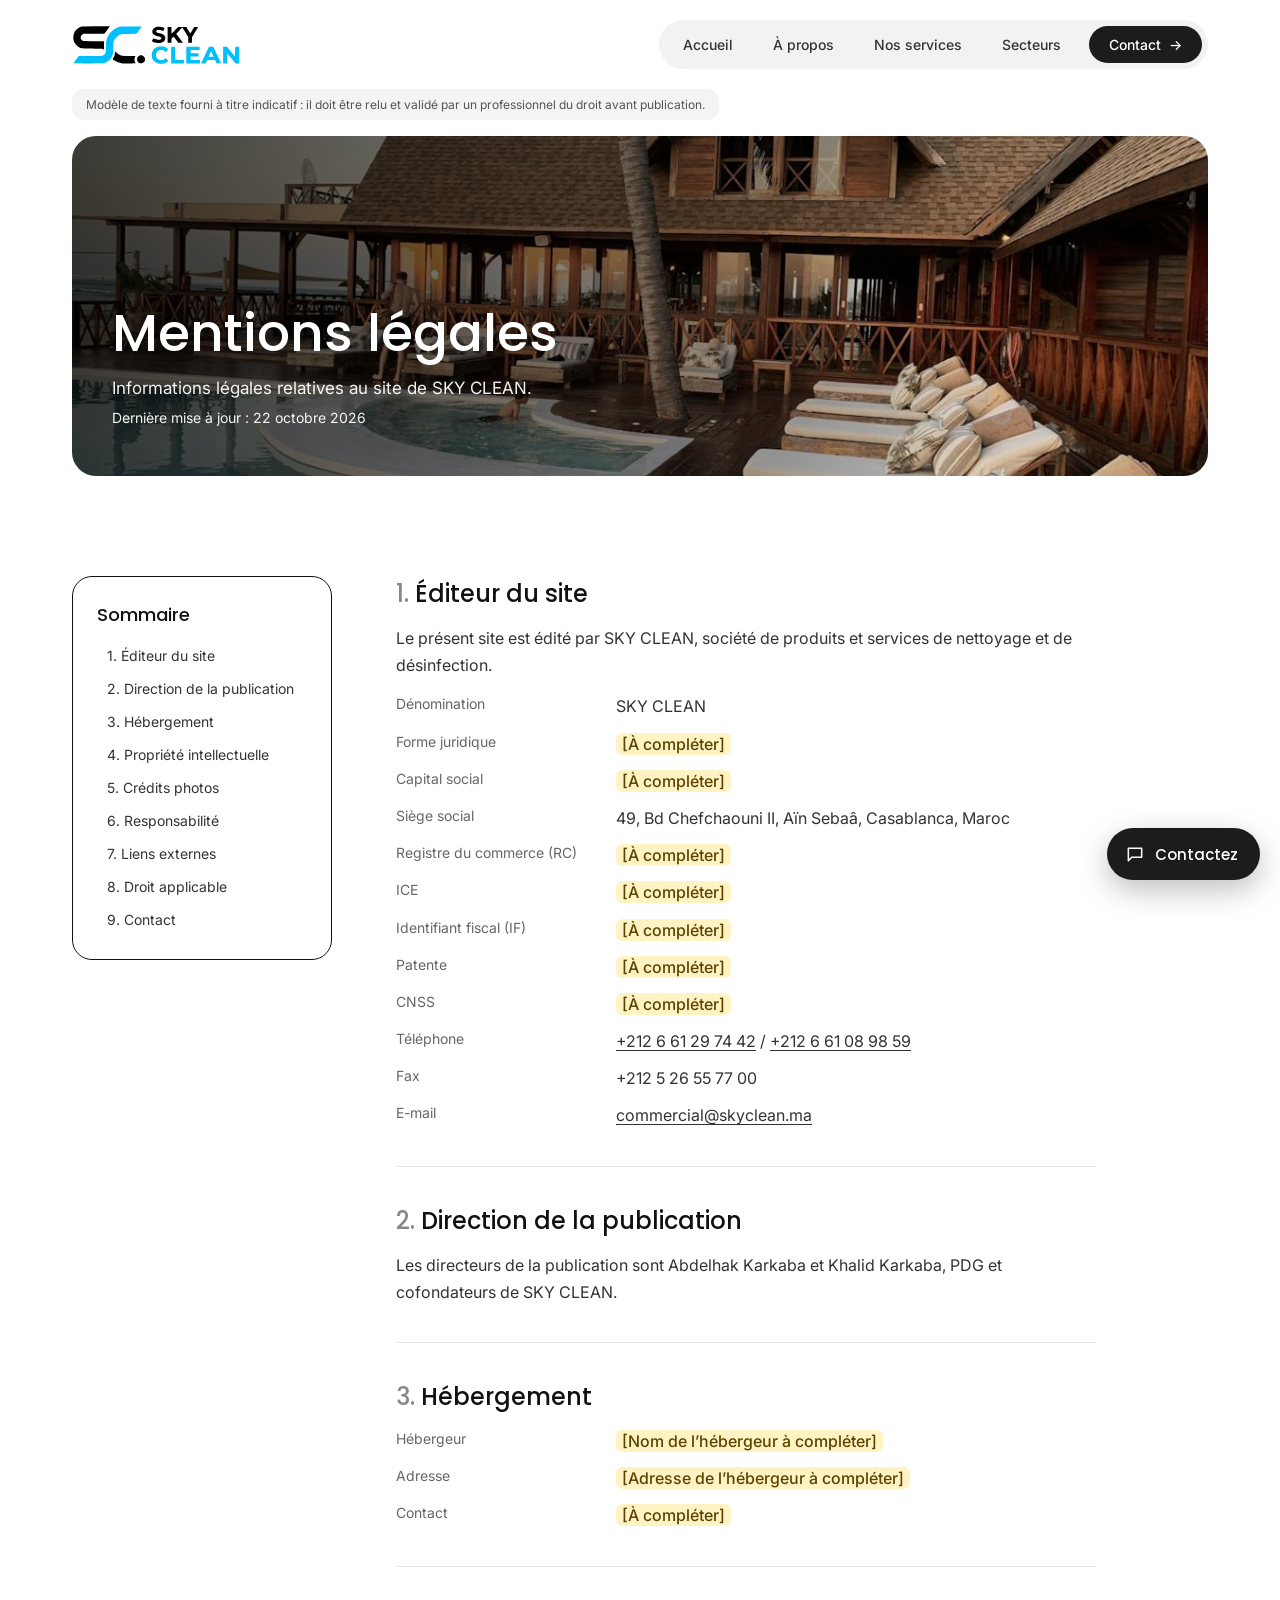
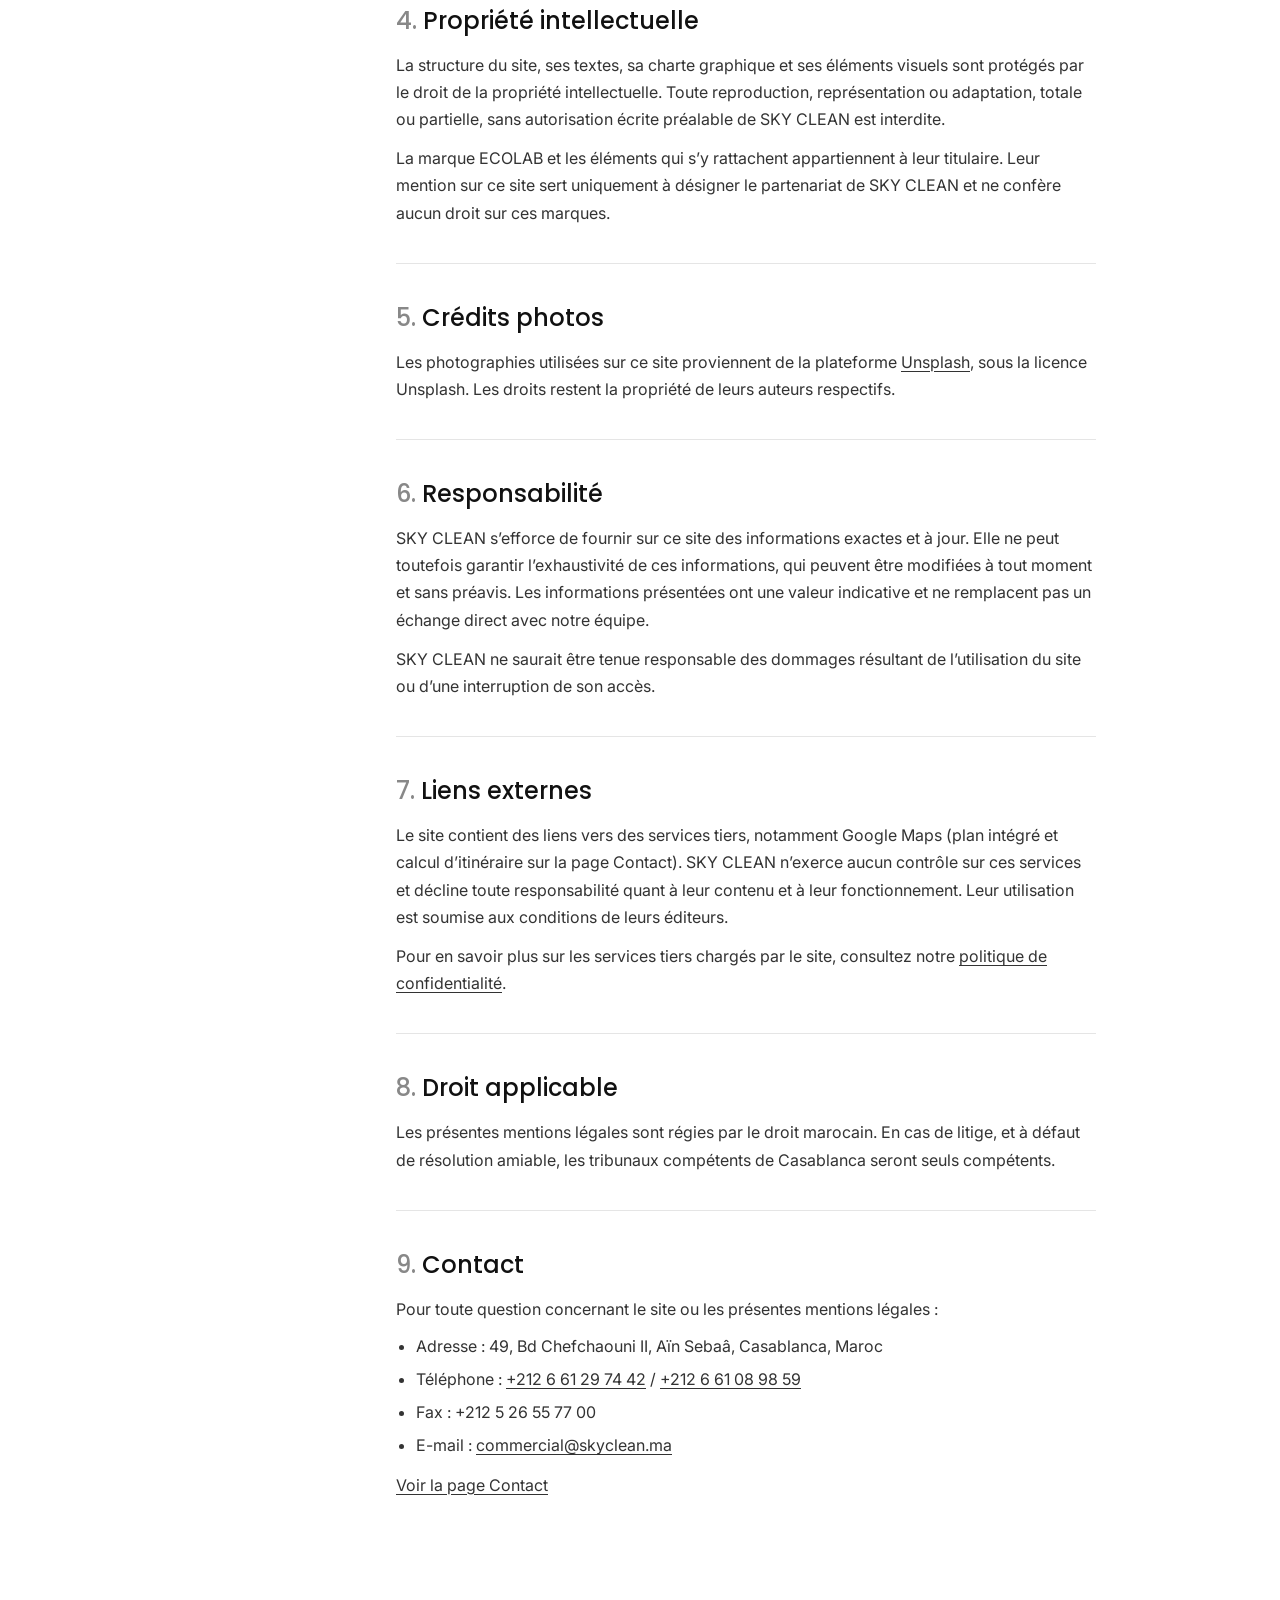
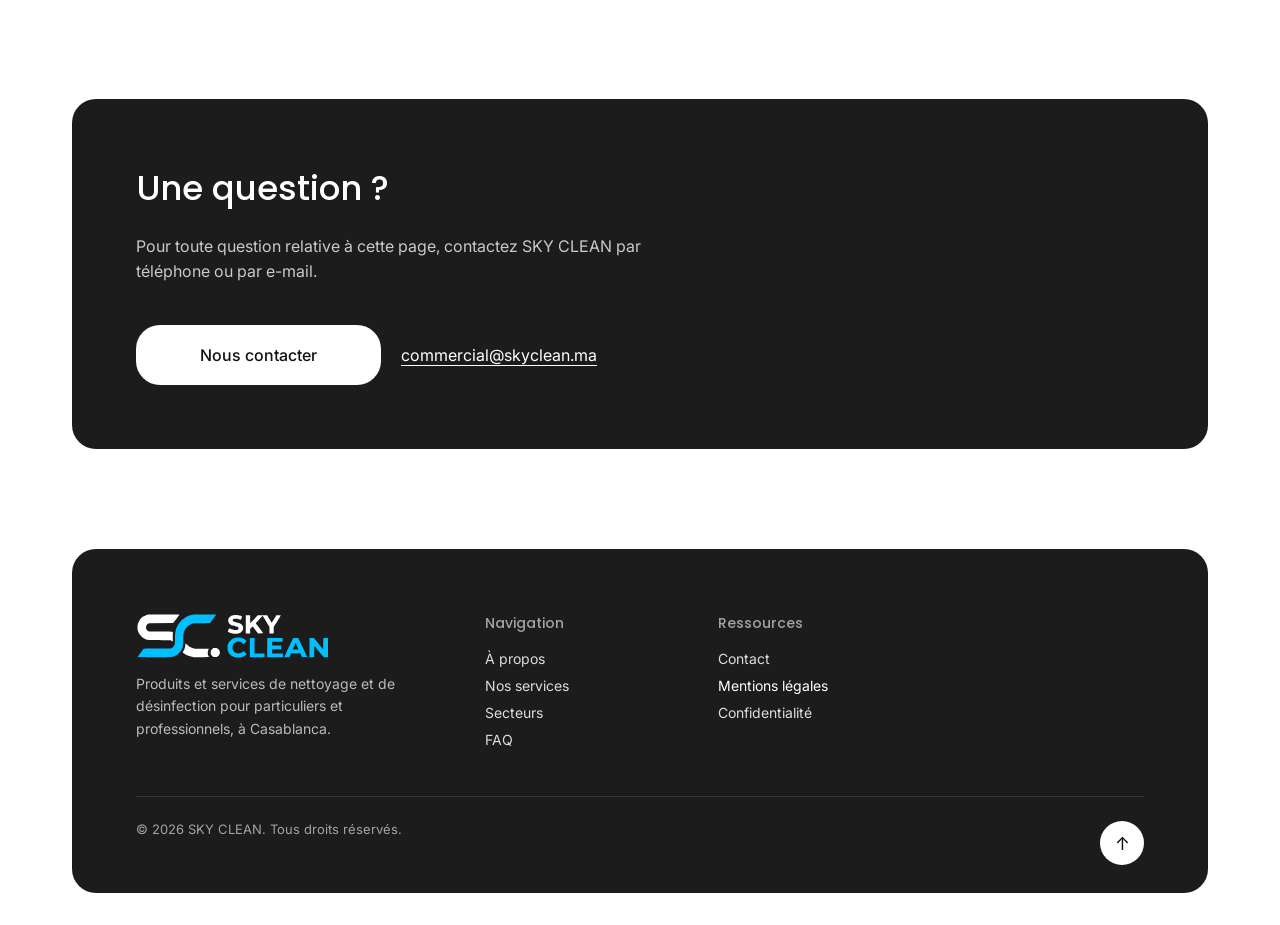
<file: mentions-legales.html>
<!DOCTYPE html><html lang="fr"><head><script>document.documentElement.classList.add("pl-on")</script><style>#pl{position:fixed;inset:0;z-index:100;display:none;flex-direction:column;align-items:center;justify-content:center;gap:36px;background:#fff;transition:opacity .5s ease,visibility 0s .5s;animation:plsafe 0s 5s forwards}.pl-on #pl{display:flex}#pl.ok{animation:none}#pl.out{opacity:0;visibility:hidden}#pl img{width:180px;height:auto}@keyframes plsafe{to{opacity:0;visibility:hidden}}</style><meta charset="utf-8"><meta name="description" content="Mentions légales du site SKY CLEAN : éditeur, direction de la publication, hébergement, propriété intellectuelle et droit applicable."><meta name="viewport" content="width=device-width,initial-scale=1"><title>Mentions légales — SKY CLEAN</title>
<meta name="theme-color" content="#1c1c1c"><meta property="og:image" content="img/hero.jpg">
<meta property="og:type" content="website"><meta property="og:locale" content="fr_FR"><meta name="twitter:card" content="summary_large_image">
<link rel="icon" type="image/svg+xml" href="img/favicon.svg">
<link rel="preconnect" href="https://fonts.googleapis.com"><link rel="preconnect" href="https://fonts.gstatic.com" crossorigin>
<link href="https://fonts.googleapis.com/css2?family=Inter:wght@400;500;600&family=Poppins:wght@400;500;600&display=swap" rel="stylesheet">
<link rel="stylesheet" href="styles.css?v=6"></head><body id="top"><div id="pl" aria-hidden="true"><div class="pl-in"><span class="pl-ring"></span><img src="img/logo.svg" alt="" width="173" height="41"></div><span class="pl-bar"><i></i></span></div><div class="w">
<nav aria-label="Navigation principale"><a class="logo" href="index.html" aria-label="SKY CLEAN, accueil"><img src="img/logo.svg" alt="SKY CLEAN" width="173" height="41"></a><button class="burger" id="bg" aria-label="Ouvrir le menu" aria-expanded="false" aria-controls="menu"><span></span><span></span><span></span></button><ul id="menu"><li><a href="index.html">Accueil</a></li><li><a href="a-propos.html">À propos</a></li><li><a href="services.html">Nos services</a></li><li><a href="secteurs.html">Secteurs</a></li><li><a href="contact.html">Contact</a></li></ul></nav>
<main>
<p class="tpl" role="note">Modèle de texte fourni à titre indicatif : il doit être relu et validé par un professionnel du droit avant publication.</p>
<section class="phero lh" style="background-image:url(img/s3.jpg)" aria-labelledby="ph-t"><div class="hc"><h1 id="ph-t">Mentions légales</h1><p>Informations légales relatives au site de SKY CLEAN.</p><p class="upd">Dernière mise à jour : <time datetime="2026-10-22">22 octobre 2026</time></p></div></section>
<div class="cpad lg"><nav class="toc" aria-label="Sommaire"><h2>Sommaire</h2><ol><li><a href="#editeur">1. Éditeur du site</a></li><li><a href="#direction">2. Direction de la publication</a></li><li><a href="#hebergement">3. Hébergement</a></li><li><a href="#propriete">4. Propriété intellectuelle</a></li><li><a href="#credits">5. Crédits photos</a></li><li><a href="#responsabilite">6. Responsabilité</a></li><li><a href="#liens">7. Liens externes</a></li><li><a href="#droit">8. Droit applicable</a></li><li><a href="#contact">9. Contact</a></li></ol></nav><div class="lc"><section id="editeur" aria-labelledby="editeur-t"><h2 id="editeur-t"><span>1.</span> Éditeur du site</h2><p>Le présent site est édité par SKY CLEAN, société de produits et services de nettoyage et de désinfection.</p><dl class="id"><dt>Dénomination</dt><dd>SKY CLEAN</dd><dt>Forme juridique</dt><dd><mark class="ph2">[À compléter]</mark></dd><dt>Capital social</dt><dd><mark class="ph2">[À compléter]</mark></dd><dt>Siège social</dt><dd>49, Bd Chefchaouni II, Aïn Sebaâ, Casablanca, Maroc</dd><dt>Registre du commerce (RC)</dt><dd><mark class="ph2">[À compléter]</mark></dd><dt>ICE</dt><dd><mark class="ph2">[À compléter]</mark></dd><dt>Identifiant fiscal (IF)</dt><dd><mark class="ph2">[À compléter]</mark></dd><dt>Patente</dt><dd><mark class="ph2">[À compléter]</mark></dd><dt>CNSS</dt><dd><mark class="ph2">[À compléter]</mark></dd><dt>Téléphone</dt><dd><a href="tel:+212661297442">+212 6 61 29 74 42</a> / <a href="tel:+212661089859">+212 6 61 08 98 59</a></dd><dt>Fax</dt><dd>+212 5 26 55 77 00</dd><dt>E-mail</dt><dd><a href="mailto:commercial@skyclean.ma">commercial@skyclean.ma</a></dd></dl></section><section id="direction" aria-labelledby="direction-t"><h2 id="direction-t"><span>2.</span> Direction de la publication</h2><p>Les directeurs de la publication sont Abdelhak Karkaba et Khalid Karkaba, PDG et cofondateurs de SKY CLEAN.</p></section><section id="hebergement" aria-labelledby="hebergement-t"><h2 id="hebergement-t"><span>3.</span> Hébergement</h2><dl class="id"><dt>Hébergeur</dt><dd><mark class="ph2">[Nom de l’hébergeur à compléter]</mark></dd><dt>Adresse</dt><dd><mark class="ph2">[Adresse de l’hébergeur à compléter]</mark></dd><dt>Contact</dt><dd><mark class="ph2">[À compléter]</mark></dd></dl></section><section id="propriete" aria-labelledby="propriete-t"><h2 id="propriete-t"><span>4.</span> Propriété intellectuelle</h2><p>La structure du site, ses textes, sa charte graphique et ses éléments visuels sont protégés par le droit de la propriété intellectuelle. Toute reproduction, représentation ou adaptation, totale ou partielle, sans autorisation écrite préalable de SKY CLEAN est interdite.</p><p>La marque ECOLAB et les éléments qui s’y rattachent appartiennent à leur titulaire. Leur mention sur ce site sert uniquement à désigner le partenariat de SKY CLEAN et ne confère aucun droit sur ces marques.</p></section><section id="credits" aria-labelledby="credits-t"><h2 id="credits-t"><span>5.</span> Crédits photos</h2><p>Les photographies utilisées sur ce site proviennent de la plateforme <a href="https://unsplash.com" target="_blank" rel="noopener">Unsplash<span class="sr-only"> (nouvel onglet)</span></a>, sous la licence Unsplash. Les droits restent la propriété de leurs auteurs respectifs.</p></section><section id="responsabilite" aria-labelledby="responsabilite-t"><h2 id="responsabilite-t"><span>6.</span> Responsabilité</h2><p>SKY CLEAN s’efforce de fournir sur ce site des informations exactes et à jour. Elle ne peut toutefois garantir l’exhaustivité de ces informations, qui peuvent être modifiées à tout moment et sans préavis. Les informations présentées ont une valeur indicative et ne remplacent pas un échange direct avec notre équipe.</p><p>SKY CLEAN ne saurait être tenue responsable des dommages résultant de l’utilisation du site ou d’une interruption de son accès.</p></section><section id="liens" aria-labelledby="liens-t"><h2 id="liens-t"><span>7.</span> Liens externes</h2><p>Le site contient des liens vers des services tiers, notamment Google Maps (plan intégré et calcul d’itinéraire sur la page Contact). SKY CLEAN n’exerce aucun contrôle sur ces services et décline toute responsabilité quant à leur contenu et à leur fonctionnement. Leur utilisation est soumise aux conditions de leurs éditeurs.</p><p>Pour en savoir plus sur les services tiers chargés par le site, consultez notre <a href="confidentialite.html">politique de confidentialité</a>.</p></section><section id="droit" aria-labelledby="droit-t"><h2 id="droit-t"><span>8.</span> Droit applicable</h2><p>Les présentes mentions légales sont régies par le droit marocain. En cas de litige, et à défaut de résolution amiable, les tribunaux compétents de Casablanca seront seuls compétents.</p></section><section id="contact" aria-labelledby="contact-t"><h2 id="contact-t"><span>9.</span> Contact</h2><p>Pour toute question concernant le site ou les présentes mentions légales :</p><ul><li>Adresse : 49, Bd Chefchaouni II, Aïn Sebaâ, Casablanca, Maroc</li><li>Téléphone : <a href="tel:+212661297442">+212 6 61 29 74 42</a> / <a href="tel:+212661089859">+212 6 61 08 98 59</a></li><li>Fax : +212 5 26 55 77 00</li><li>E-mail : <a href="mailto:commercial@skyclean.ma">commercial@skyclean.ma</a></li></ul><p><a href="contact.html">Voir la page Contact</a></p></section></div></div>
<section class="cpad"><div class="dcta" aria-labelledby="dc-t"><div><h2 id="dc-t">Une question ?</h2><p>Pour toute question relative à cette page, contactez SKY CLEAN par téléphone ou par e-mail.</p></div><div class="bs"><a class="btn wb" href="contact.html">Nous contacter</a><a class="tl2" href="mailto:commercial@skyclean.ma">commercial@skyclean.ma</a></div></div></section>
</main>
<footer class="ft"><div class="fg"><div><div class="logo"><img src="img/logo-light.svg" alt="SKY CLEAN" width="190" height="45"></div><p>Produits et services de nettoyage et de désinfection pour particuliers et professionnels, à Casablanca.</p></div><div><h2 class="fh">Navigation</h2><ul><li><a href="a-propos.html">À propos</a></li><li><a href="services.html">Nos services</a></li><li><a href="secteurs.html">Secteurs</a></li><li><a href="index.html#faq">FAQ</a></li></ul></div><div><h2 class="fh">Ressources</h2><ul><li><a href="contact.html">Contact</a></li><li><a href="mentions-legales.html" aria-current="page">Mentions légales</a></li><li><a href="confidentialite.html">Confidentialité</a></li></ul></div></div><div class="fb"><span>© 2026 SKY CLEAN. Tous droits réservés.</span><a class="top" href="#top" aria-label="Retour en haut">↑</a></div></footer></div>
<script src="main.js?v=6"></script>
</body></html>
</file>
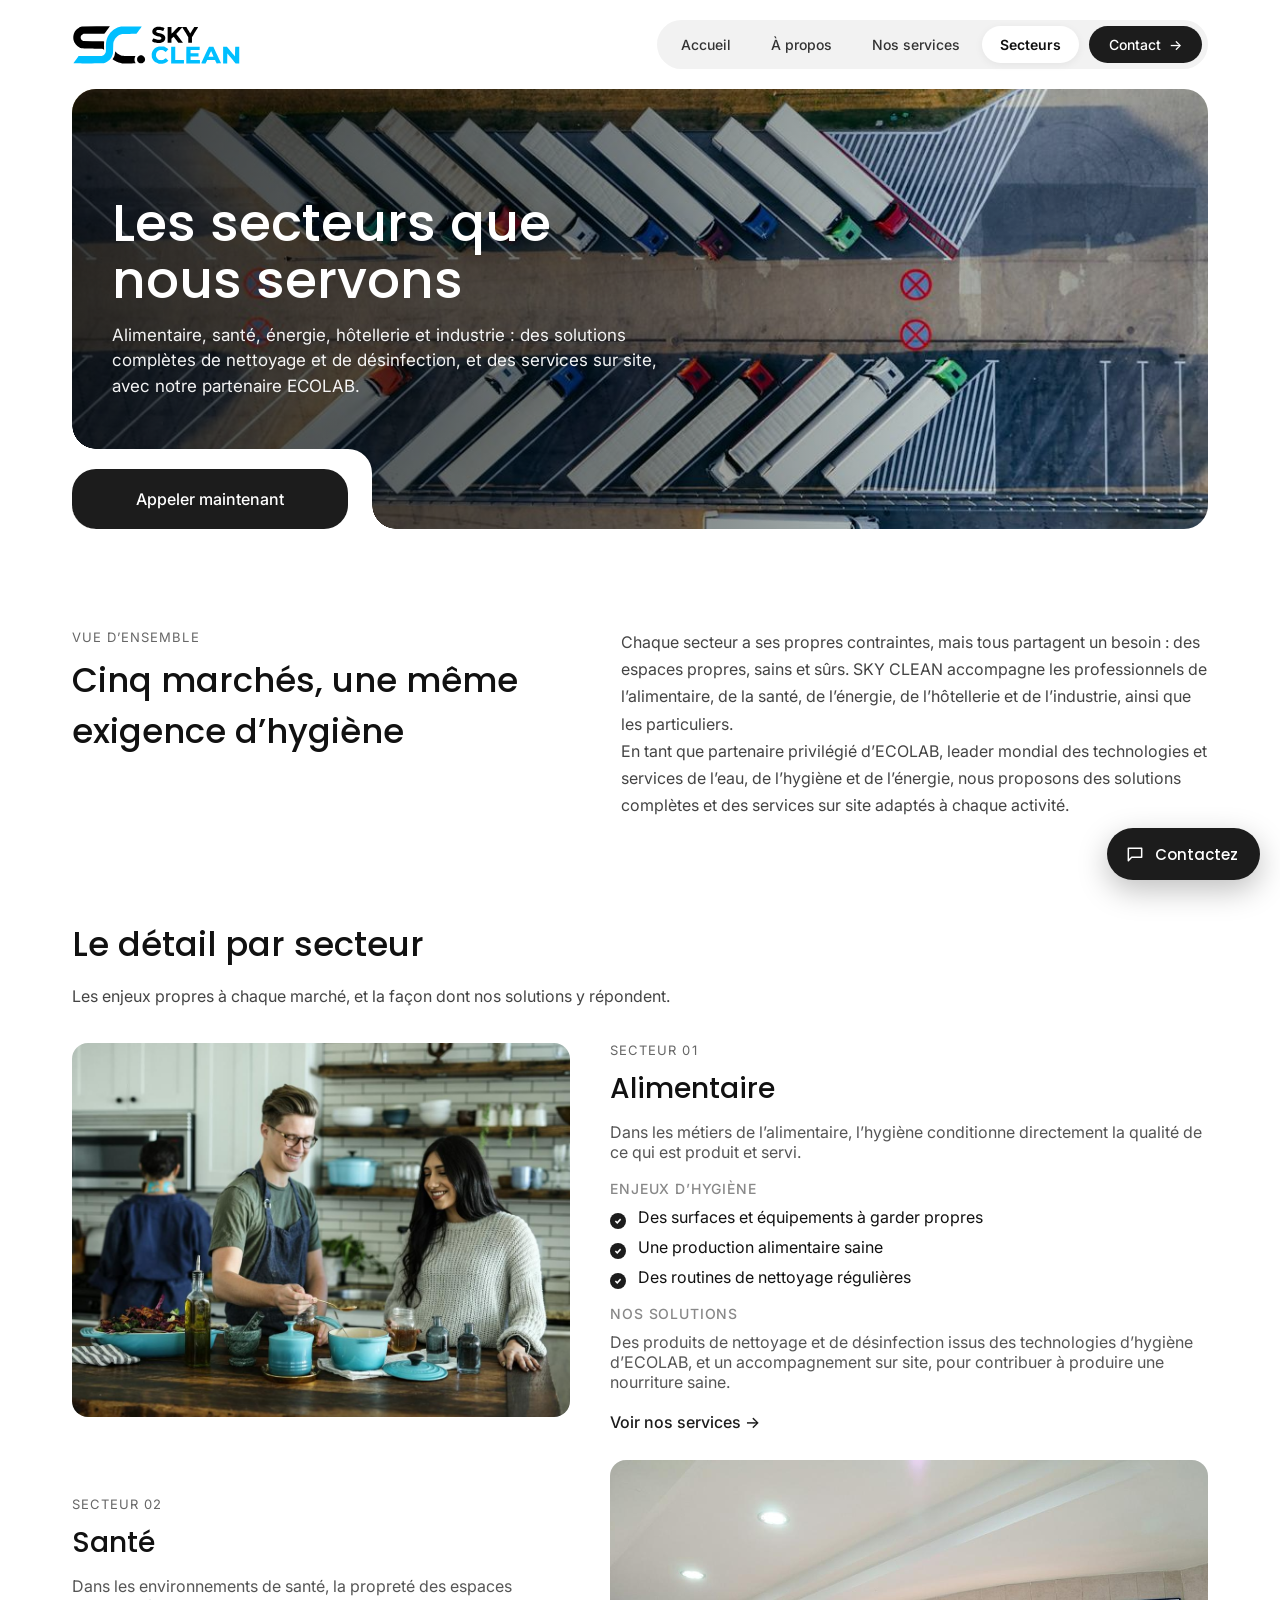
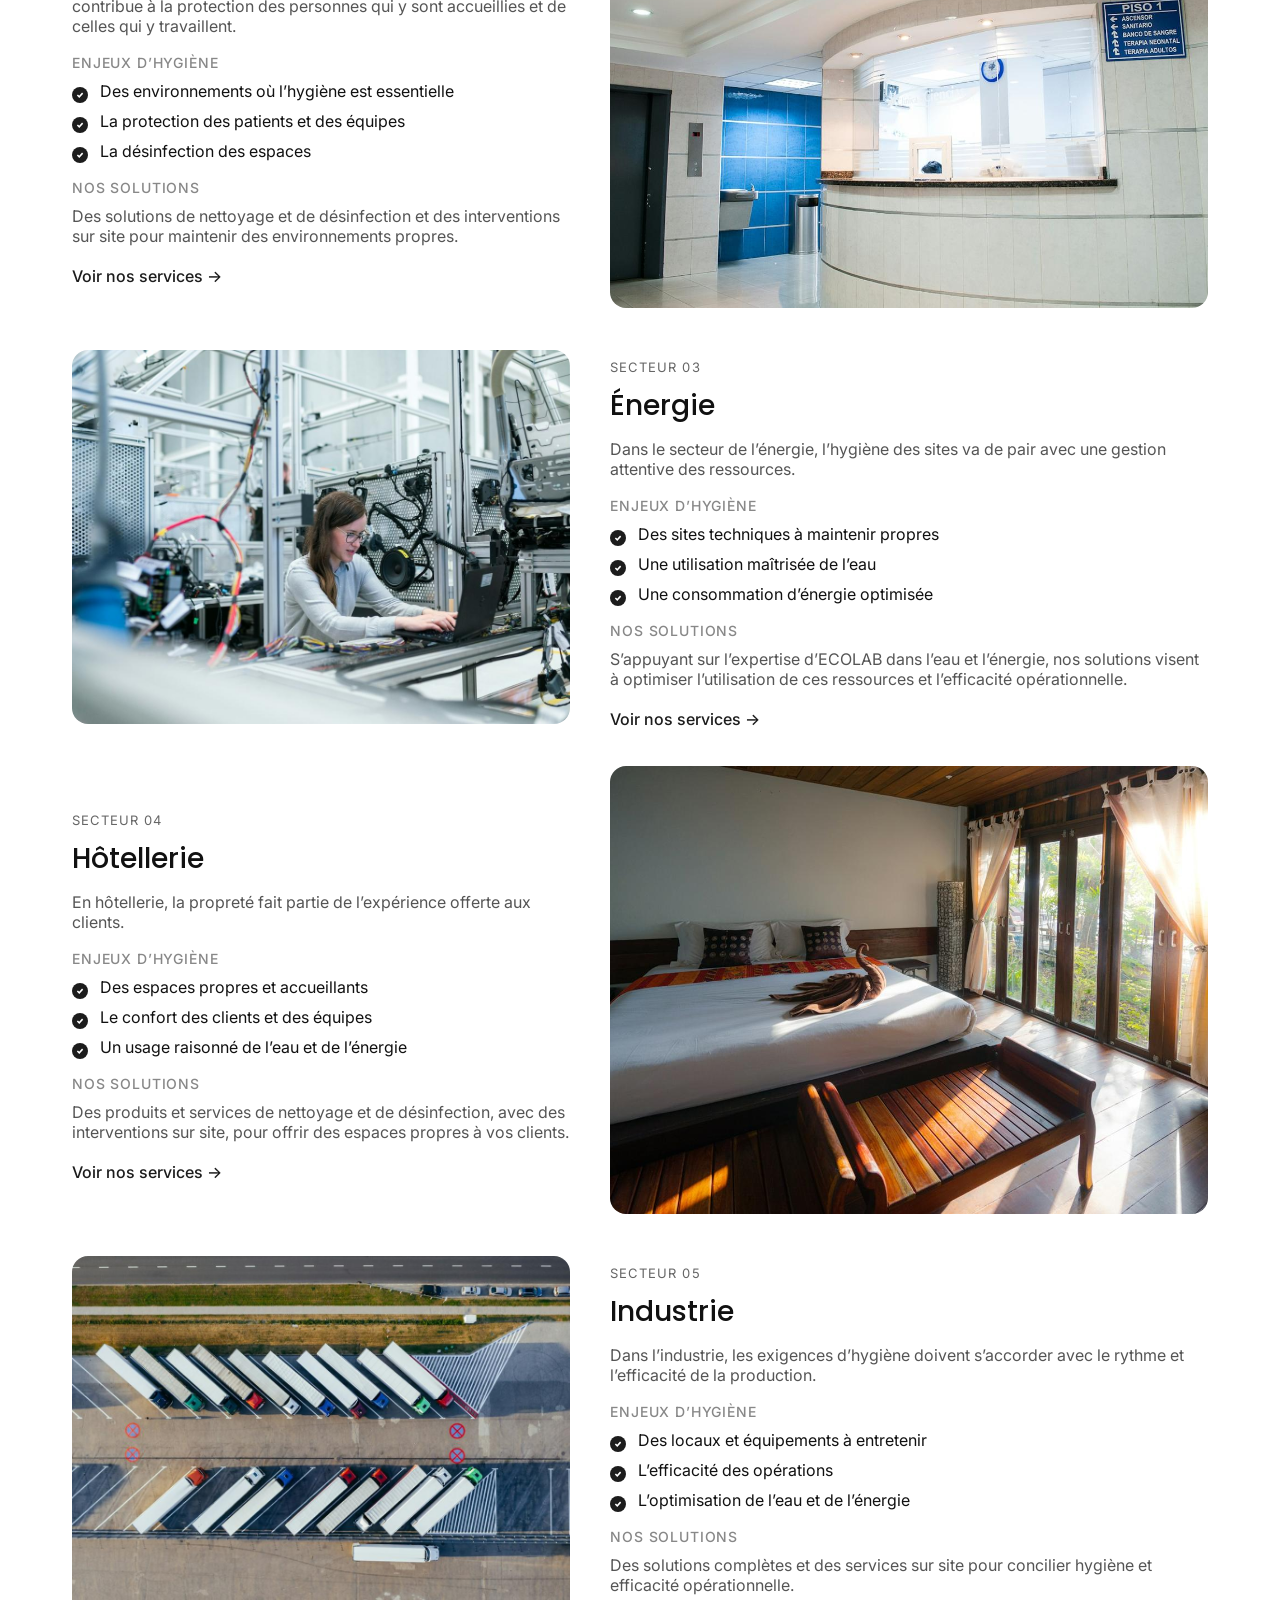
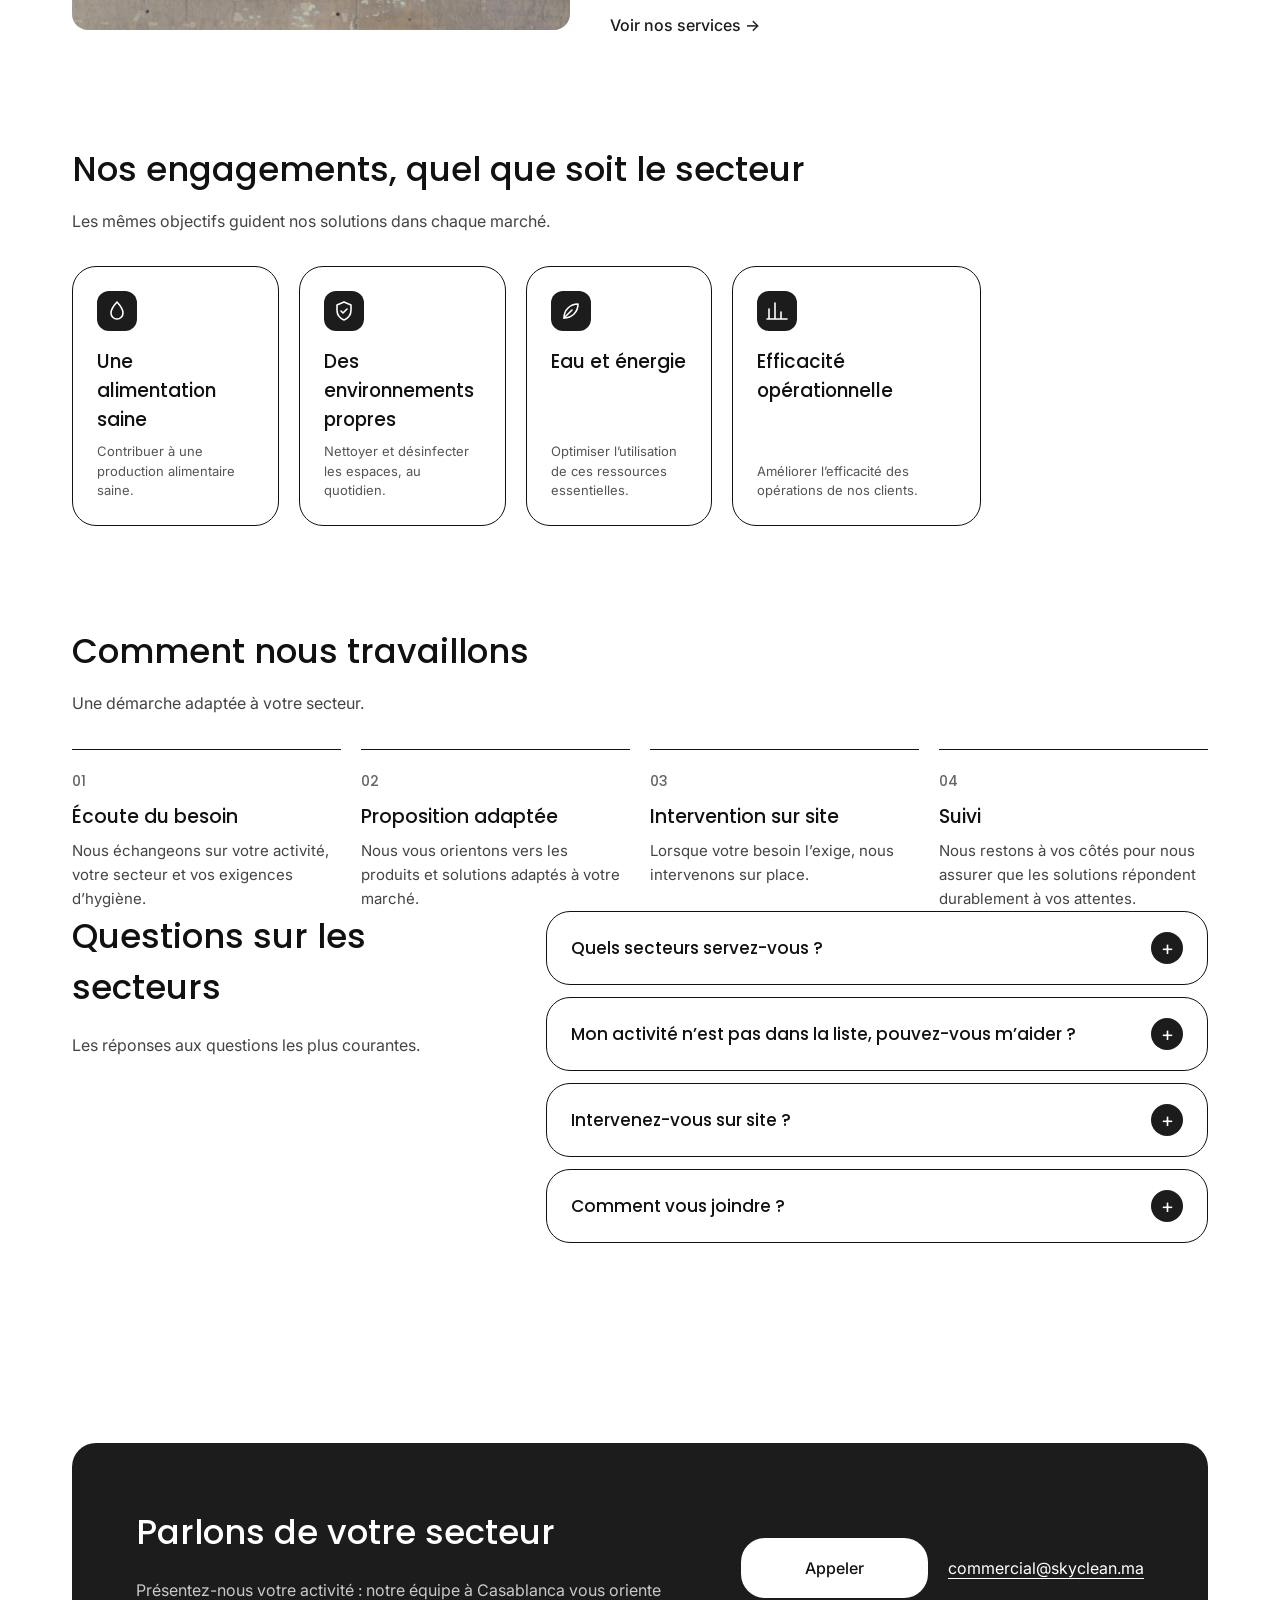
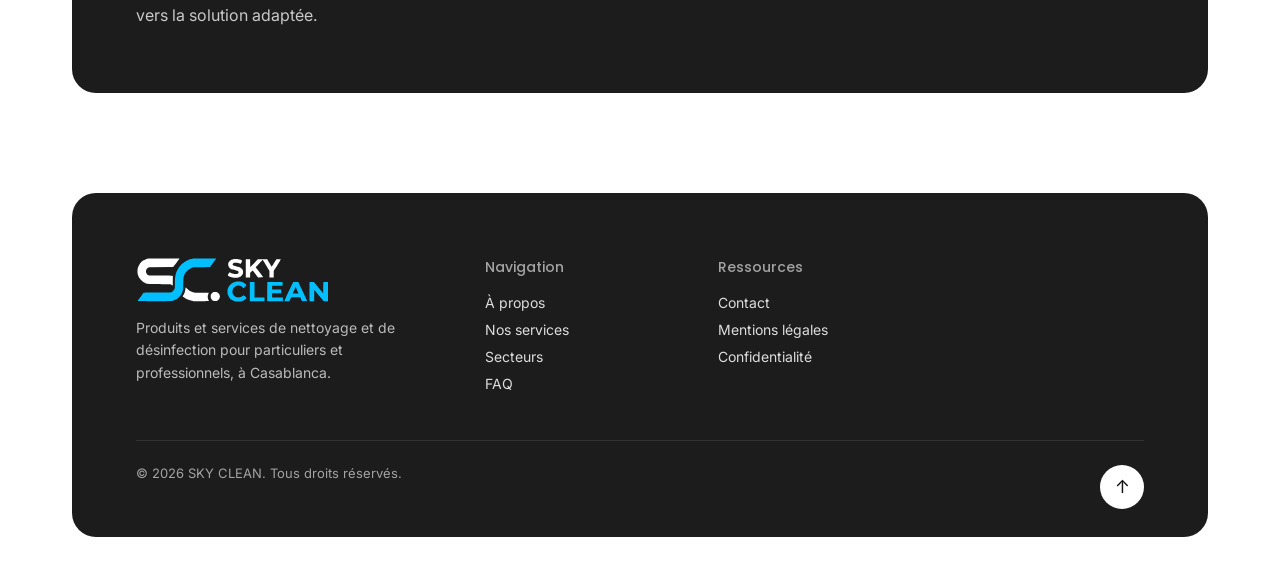
<file: secteurs.html>
<!DOCTYPE html><html lang="fr"><head><script>document.documentElement.classList.add("pl-on")</script><style>#pl{position:fixed;inset:0;z-index:100;display:none;flex-direction:column;align-items:center;justify-content:center;gap:36px;background:#fff;transition:opacity .5s ease,visibility 0s .5s;animation:plsafe 0s 5s forwards}.pl-on #pl{display:flex}#pl.ok{animation:none}#pl.out{opacity:0;visibility:hidden}#pl img{width:180px;height:auto}@keyframes plsafe{to{opacity:0;visibility:hidden}}</style><meta charset="utf-8"><meta name="description" content="Les secteurs servis par SKY CLEAN à Casablanca : alimentaire, santé, énergie, hôtellerie et industrie, avec les solutions d’ECOLAB."><meta name="viewport" content="width=device-width,initial-scale=1"><title>Secteurs — SKY CLEAN, nettoyage et désinfection à Casablanca</title>
<meta name="theme-color" content="#1c1c1c"><meta property="og:type" content="website"><meta property="og:locale" content="fr_FR"><meta property="og:title" content="Secteurs — SKY CLEAN, Casablanca"><meta property="og:description" content="SKY CLEAN, partenaire privilégié d’ECOLAB à Casablanca : produits et services de nettoyage et de désinfection pour particuliers et professionnels."><meta property="og:image" content="img/hero.jpg"><meta name="twitter:card" content="summary_large_image">
<link rel="icon" type="image/svg+xml" href="img/favicon.svg">
<link rel="preconnect" href="https://fonts.googleapis.com"><link rel="preconnect" href="https://fonts.gstatic.com" crossorigin>
<link href="https://fonts.googleapis.com/css2?family=Inter:wght@400;500;600&family=Poppins:wght@400;500;600&display=swap" rel="stylesheet">
<link rel="stylesheet" href="styles.css?v=6"></head><body id="top"><div id="pl" aria-hidden="true"><div class="pl-in"><span class="pl-ring"></span><img src="img/logo.svg" alt="" width="173" height="41"></div><span class="pl-bar"><i></i></span></div><div class="w">
<nav aria-label="Navigation principale"><a class="logo" href="index.html" aria-label="SKY CLEAN, accueil"><img src="img/logo.svg" alt="SKY CLEAN" width="173" height="41"></a><button class="burger" id="bg" aria-label="Ouvrir le menu" aria-expanded="false" aria-controls="menu"><span></span><span></span><span></span></button><ul id="menu"><li><a href="index.html">Accueil</a></li><li><a href="a-propos.html">À propos</a></li><li><a href="services.html">Nos services</a></li><li><a href="secteurs.html" aria-current="page">Secteurs</a></li><li><a href="contact.html">Contact</a></li></ul></nav>
<main>
<section class="phero" style="background-image:url(img/p4.jpg)" aria-labelledby="ph-t"><div class="hc"><h1 id="ph-t">Les secteurs que nous servons</h1><p>Alimentaire, santé, énergie, hôtellerie et industrie : des solutions complètes de nettoyage et de désinfection, et des services sur site, avec notre partenaire ECOLAB.</p></div><div class="cta"><a class="btn" href="tel:+212661297442">Appeler maintenant</a></div></section>
<section class="cpad ab2" aria-labelledby="in-t"><div><span class="ey">Vue d’ensemble</span><h2 id="in-t">Cinq marchés, une même exigence d’hygiène</h2></div><div class="pr"><p>Chaque secteur a ses propres contraintes, mais tous partagent un besoin : des espaces propres, sains et sûrs. SKY CLEAN accompagne les professionnels de l’alimentaire, de la santé, de l’énergie, de l’hôtellerie et de l’industrie, ainsi que les particuliers.</p><p>En tant que partenaire privilégié d’ECOLAB, leader mondial des technologies et services de l’eau, de l’hygiène et de l’énergie, nous proposons des solutions complètes et des services sur site adaptés à chaque activité.</p></div></section>
<section class="cpad" aria-labelledby="sv-t"><h2 id="sv-t">Le détail par secteur</h2><p class="lead">Les enjeux propres à chaque marché, et la façon dont nos solutions y répondent.</p><div class="svl">
<article class="svb" id="alimentaire"><div class="mi" role="img" aria-label="Préparation alimentaire" style="background-image:url(img/p1.jpg)"></div><div><span class="ey">Secteur 01</span><h3>Alimentaire</h3><p>Dans les métiers de l’alimentaire, l’hygiène conditionne directement la qualité de ce qui est produit et servi.</p><h4 class="sbh">Enjeux d’hygiène</h4><ul class="chk"><li>Des surfaces et équipements à garder propres</li><li>Une production alimentaire saine</li><li>Des routines de nettoyage régulières</li></ul><h4 class="sbh">Nos solutions</h4><p>Des produits de nettoyage et de désinfection issus des technologies d’hygiène d’ECOLAB, et un accompagnement sur site, pour contribuer à produire une nourriture saine.</p><a class="slk" href="services.html">Voir nos services →</a></div></article>
<article class="svb" id="sante"><div class="mi" role="img" aria-label="Établissement de santé" style="background-image:url(img/p2.jpg)"></div><div><span class="ey">Secteur 02</span><h3>Santé</h3><p>Dans les environnements de santé, la propreté des espaces contribue à la protection des personnes qui y sont accueillies et de celles qui y travaillent.</p><h4 class="sbh">Enjeux d’hygiène</h4><ul class="chk"><li>Des environnements où l’hygiène est essentielle</li><li>La protection des patients et des équipes</li><li>La désinfection des espaces</li></ul><h4 class="sbh">Nos solutions</h4><p>Des solutions de nettoyage et de désinfection et des interventions sur site pour maintenir des environnements propres.</p><a class="slk" href="services.html">Voir nos services →</a></div></article>
<article class="svb" id="energie"><div class="mi" role="img" aria-label="Site technique" style="background-image:url(img/s4.jpg)"></div><div><span class="ey">Secteur 03</span><h3>Énergie</h3><p>Dans le secteur de l’énergie, l’hygiène des sites va de pair avec une gestion attentive des ressources.</p><h4 class="sbh">Enjeux d’hygiène</h4><ul class="chk"><li>Des sites techniques à maintenir propres</li><li>Une utilisation maîtrisée de l’eau</li><li>Une consommation d’énergie optimisée</li></ul><h4 class="sbh">Nos solutions</h4><p>S’appuyant sur l’expertise d’ECOLAB dans l’eau et l’énergie, nos solutions visent à optimiser l’utilisation de ces ressources et l’efficacité opérationnelle.</p><a class="slk" href="services.html">Voir nos services →</a></div></article>
<article class="svb" id="hotellerie"><div class="mi" role="img" aria-label="Établissement hôtelier" style="background-image:url(img/p3.jpg)"></div><div><span class="ey">Secteur 04</span><h3>Hôtellerie</h3><p>En hôtellerie, la propreté fait partie de l’expérience offerte aux clients.</p><h4 class="sbh">Enjeux d’hygiène</h4><ul class="chk"><li>Des espaces propres et accueillants</li><li>Le confort des clients et des équipes</li><li>Un usage raisonné de l’eau et de l’énergie</li></ul><h4 class="sbh">Nos solutions</h4><p>Des produits et services de nettoyage et de désinfection, avec des interventions sur site, pour offrir des espaces propres à vos clients.</p><a class="slk" href="services.html">Voir nos services →</a></div></article>
<article class="svb" id="industrie"><div class="mi" role="img" aria-label="Site industriel" style="background-image:url(img/p4.jpg)"></div><div><span class="ey">Secteur 05</span><h3>Industrie</h3><p>Dans l’industrie, les exigences d’hygiène doivent s’accorder avec le rythme et l’efficacité de la production.</p><h4 class="sbh">Enjeux d’hygiène</h4><ul class="chk"><li>Des locaux et équipements à entretenir</li><li>L’efficacité des opérations</li><li>L’optimisation de l’eau et de l’énergie</li></ul><h4 class="sbh">Nos solutions</h4><p>Des solutions complètes et des services sur site pour concilier hygiène et efficacité opérationnelle.</p><a class="slk" href="services.html">Voir nos services →</a></div></article>
</div></section>
<section class="cpad" aria-labelledby="ob-t"><h2 id="ob-t">Nos engagements, quel que soit le secteur</h2><p class="lead">Les mêmes objectifs guident nos solutions dans chaque marché.</p><div class="ccg"><div class="cc"><svg class="ic" viewBox="0 0 24 24" aria-hidden="true" focusable="false"><path d="M12 3s6 6.5 6 11a6 6 0 0 1-12 0c0-4.5 6-11 6-11z"/></svg><h3>Une alimentation saine</h3><small>Contribuer à une production alimentaire saine.</small></div><div class="cc"><svg class="ic" viewBox="0 0 24 24" aria-hidden="true" focusable="false"><path d="M12 3 5 6v5c0 4.5 3 8.3 7 10 4-1.7 7-5.5 7-10V6z"/><path d="m9 12 2 2 4-4"/></svg><h3>Des environnements propres</h3><small>Nettoyer et désinfecter les espaces, au quotidien.</small></div><div class="cc"><svg class="ic" viewBox="0 0 24 24" aria-hidden="true" focusable="false"><path d="M5 19c0-8 6-14 14-14 0 8-6 14-14 14z"/><path d="M5 19 13 11"/></svg><h3>Eau et énergie</h3><small>Optimiser l’utilisation de ces ressources essentielles.</small></div><div class="cc"><svg class="ic" viewBox="0 0 24 24" aria-hidden="true" focusable="false"><path d="M4 20V10M10 20V4M16 20v-7M22 20H2"/></svg><h3>Efficacité opérationnelle</h3><small>Améliorer l’efficacité des opérations de nos clients.</small></div></div></section>
<section class="cpad" aria-labelledby="ap-t"><h2 id="ap-t">Comment nous travaillons</h2><p class="lead">Une démarche adaptée à votre secteur.</p><ol class="stp"><li><span aria-hidden="true">01</span><h3>Écoute du besoin</h3><p>Nous échangeons sur votre activité, votre secteur et vos exigences d’hygiène.</p></li><li><span aria-hidden="true">02</span><h3>Proposition adaptée</h3><p>Nous vous orientons vers les produits et solutions adaptés à votre marché.</p></li><li><span aria-hidden="true">03</span><h3>Intervention sur site</h3><p>Lorsque votre besoin l’exige, nous intervenons sur place.</p></li><li><span aria-hidden="true">04</span><h3>Suivi</h3><p>Nous restons à vos côtés pour nous assurer que les solutions répondent durablement à vos attentes.</p></li></ol></section>
<section class="fq" aria-labelledby="fq-t"><div class="in"><h2 id="fq-t">Questions sur les secteurs</h2><p>Les réponses aux questions les plus courantes.</p></div><div class="fl"><details><summary>Quels secteurs servez-vous ?</summary><p>Principalement l’alimentaire, la santé, l’énergie, l’hôtellerie et l’industrie, ainsi que les particuliers.</p></details><details><summary>Mon activité n’est pas dans la liste, pouvez-vous m’aider ?</summary><p>Contactez-nous en décrivant votre besoin : nous vous dirons si nos produits et services y répondent.</p></details><details><summary>Intervenez-vous sur site ?</summary><p>Oui, nous proposons des services sur site en complément de nos produits.</p></details><details><summary>Comment vous joindre ?</summary><p>Au +212 6 61 29 74 42 ou au +212 6 61 08 98 59, ou par e-mail à commercial@skyclean.ma, du lundi au vendredi de 8h30 à 18h00.</p></details></div></section>
<section class="cpad"><div class="dcta" aria-labelledby="dc-t"><div><h2 id="dc-t">Parlons de votre secteur</h2><p>Présentez-nous votre activité : notre équipe à Casablanca vous oriente vers la solution adaptée.</p></div><div class="bs"><a class="btn wb" href="tel:+212661297442">Appeler</a><a class="tl2" href="mailto:commercial@skyclean.ma">commercial@skyclean.ma</a></div></div></section>
</main>
<footer class="ft"><div class="fg"><div><div class="logo"><img src="img/logo-light.svg" alt="SKY CLEAN" width="190" height="45"></div><p>Produits et services de nettoyage et de désinfection pour particuliers et professionnels, à Casablanca.</p></div><div><h2 class="fh">Navigation</h2><ul><li><a href="a-propos.html">À propos</a></li><li><a href="services.html">Nos services</a></li><li><a href="secteurs.html">Secteurs</a></li><li><a href="index.html#faq">FAQ</a></li></ul></div><div><h2 class="fh">Ressources</h2><ul><li><a href="contact.html">Contact</a></li><li><a href="mentions-legales.html">Mentions légales</a></li><li><a href="confidentialite.html">Confidentialité</a></li></ul></div></div><div class="fb"><span>© 2026 SKY CLEAN. Tous droits réservés.</span><a class="top" href="#top" aria-label="Retour en haut">↑</a></div></footer></div>
<script src="main.js?v=6"></script>
</body></html>
</file>
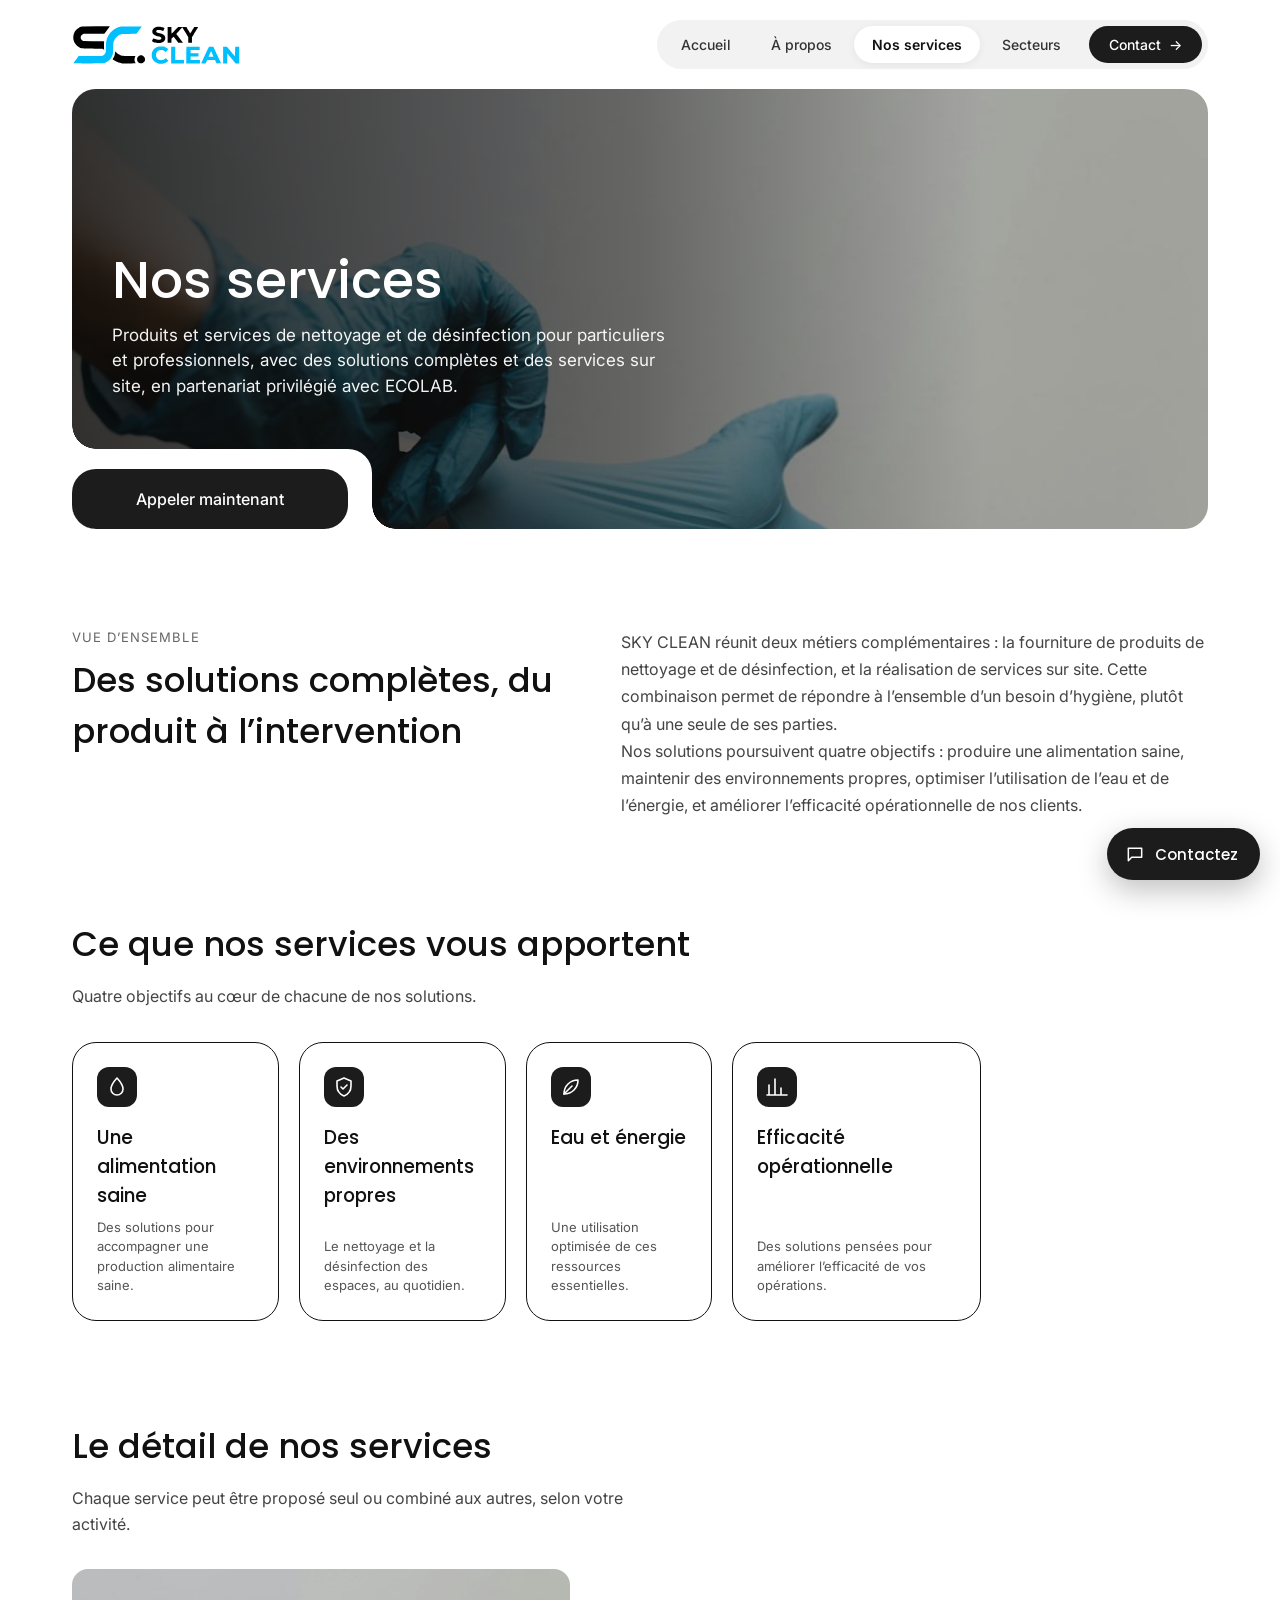
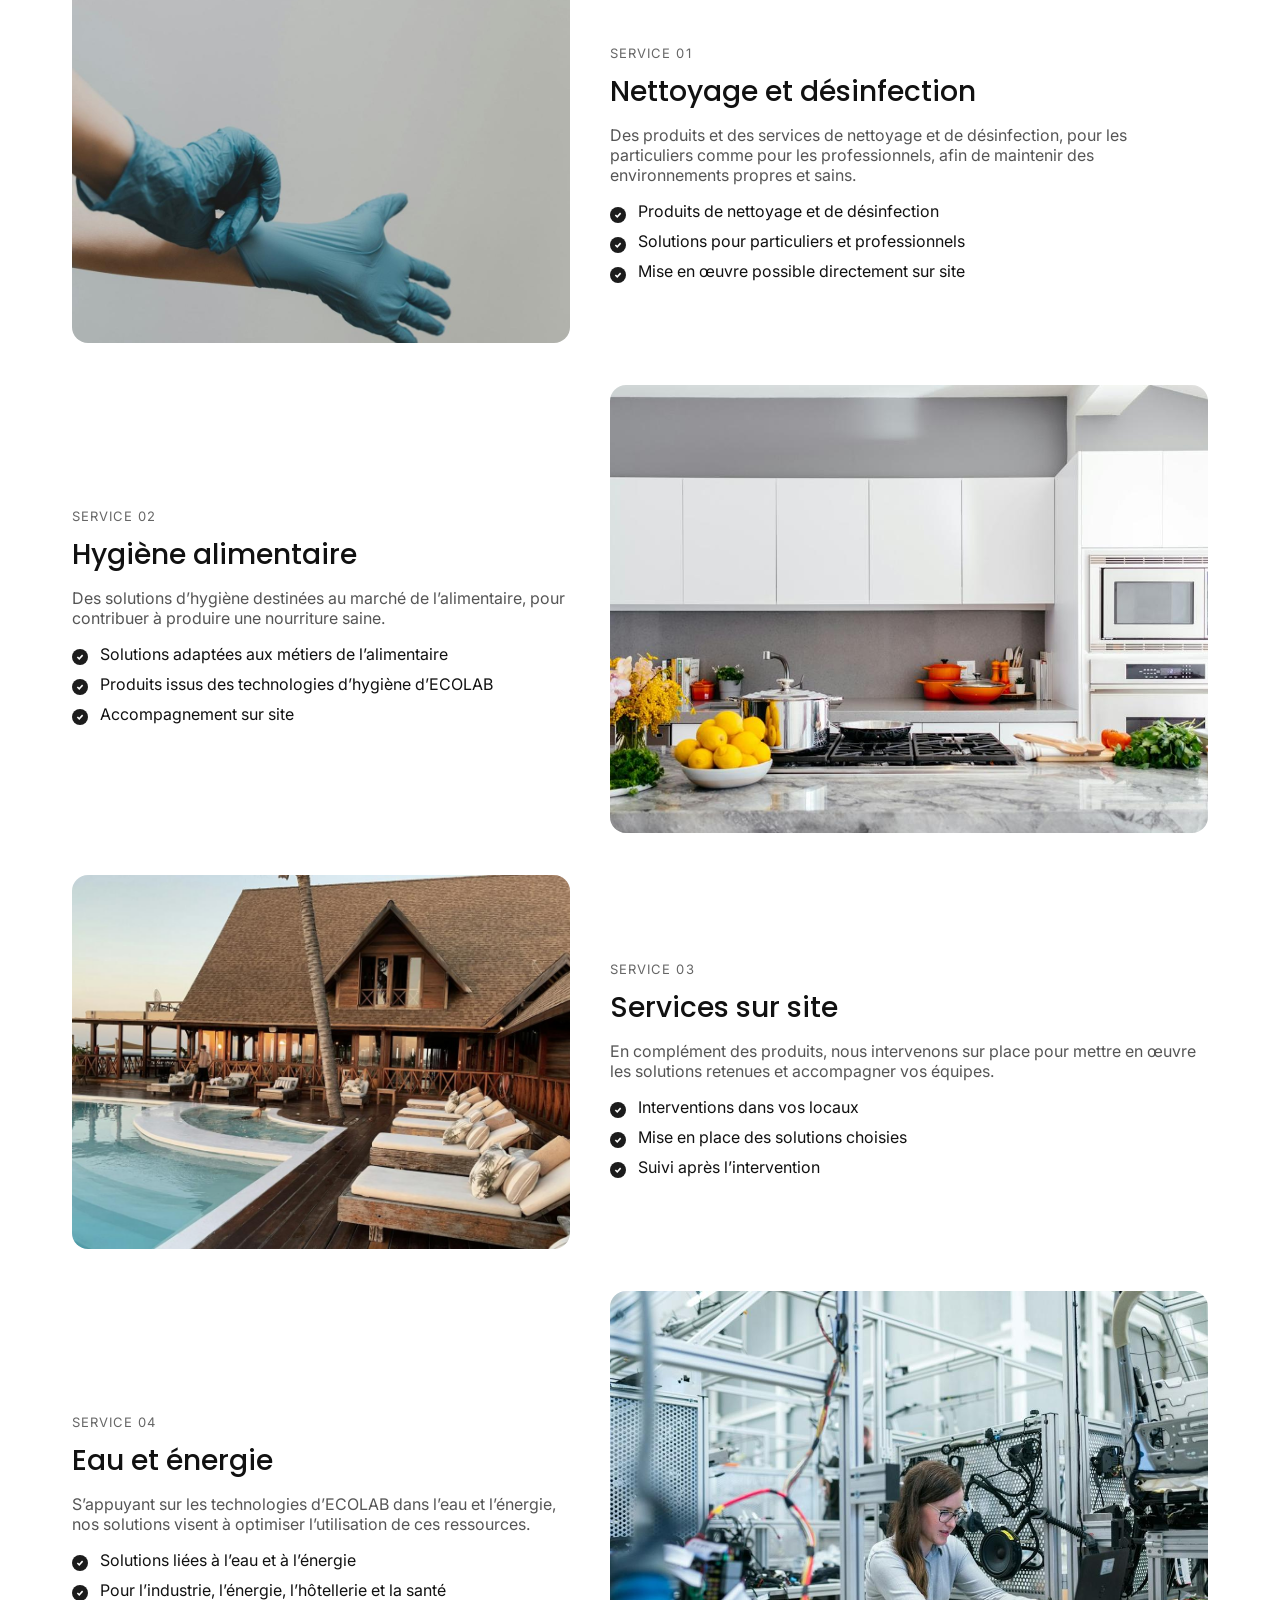
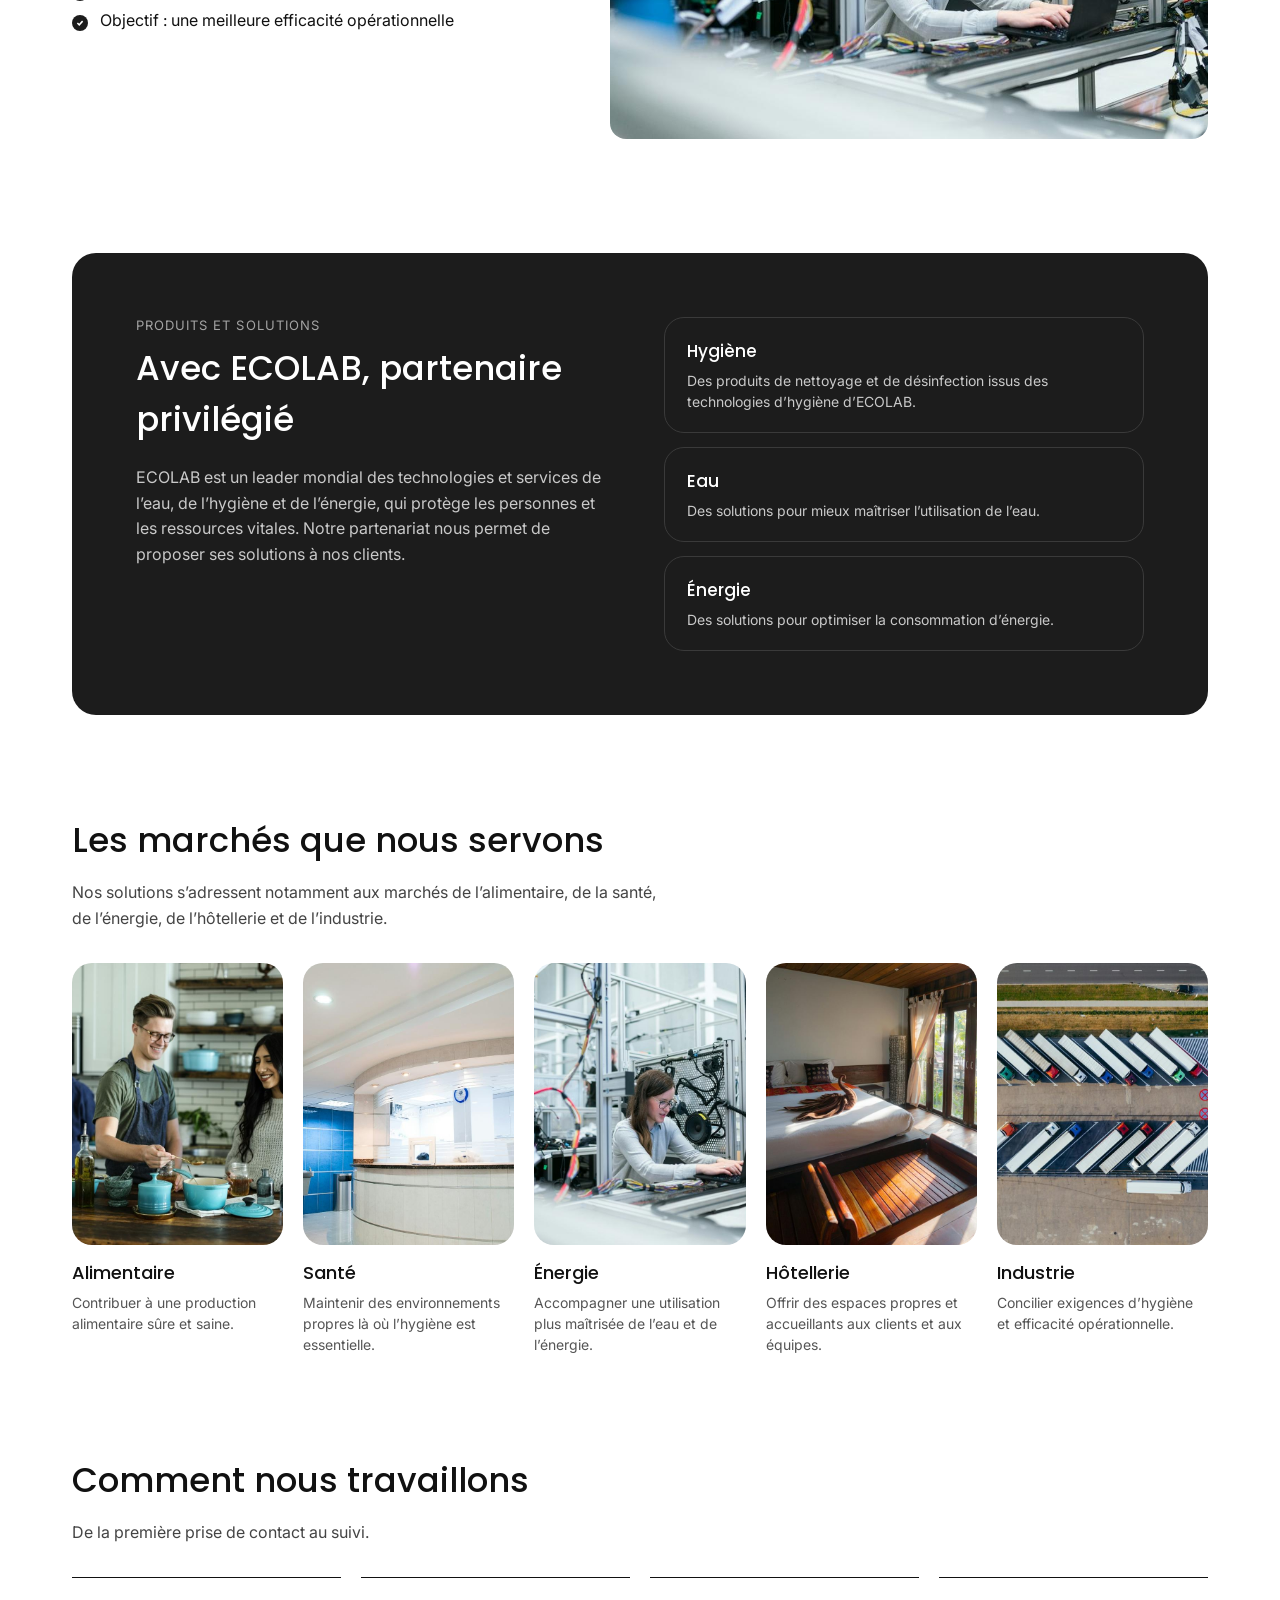
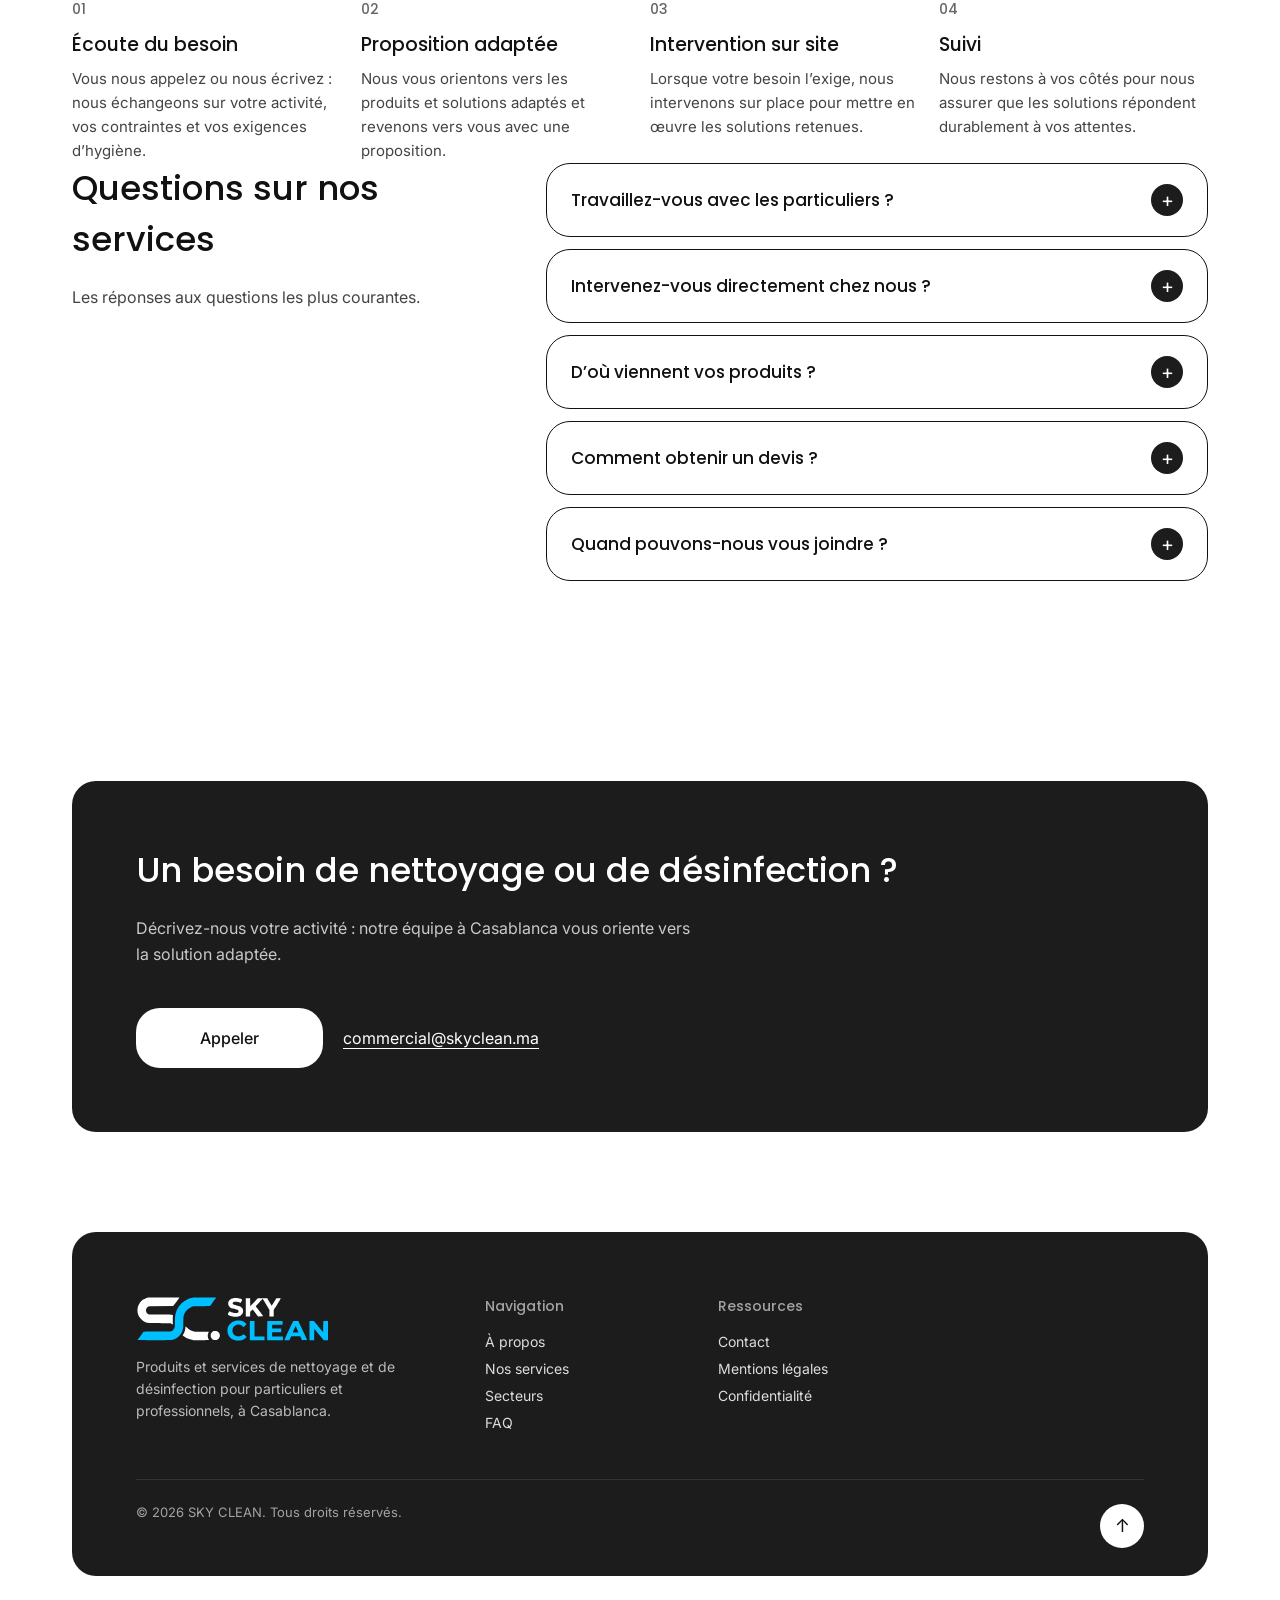
<file: services.html>
<!DOCTYPE html><html lang="fr"><head><script>document.documentElement.classList.add("pl-on")</script><style>#pl{position:fixed;inset:0;z-index:100;display:none;flex-direction:column;align-items:center;justify-content:center;gap:36px;background:#fff;transition:opacity .5s ease,visibility 0s .5s;animation:plsafe 0s 5s forwards}.pl-on #pl{display:flex}#pl.ok{animation:none}#pl.out{opacity:0;visibility:hidden}#pl img{width:180px;height:auto}@keyframes plsafe{to{opacity:0;visibility:hidden}}</style><meta charset="utf-8"><meta name="description" content="Les services de SKY CLEAN à Casablanca : produits et services de nettoyage et de désinfection, hygiène alimentaire, services sur site, eau et énergie, avec ECOLAB."><meta name="viewport" content="width=device-width,initial-scale=1"><title>Nos services — SKY CLEAN, nettoyage et désinfection à Casablanca</title>
<meta name="theme-color" content="#1c1c1c"><meta property="og:type" content="website"><meta property="og:locale" content="fr_FR"><meta property="og:title" content="Nos services — SKY CLEAN, Casablanca"><meta property="og:description" content="SKY CLEAN, partenaire privilégié d’ECOLAB à Casablanca : produits et services de nettoyage et de désinfection pour particuliers et professionnels."><meta property="og:image" content="img/hero.jpg"><meta name="twitter:card" content="summary_large_image">
<link rel="icon" type="image/svg+xml" href="img/favicon.svg">
<link rel="preconnect" href="https://fonts.googleapis.com"><link rel="preconnect" href="https://fonts.gstatic.com" crossorigin>
<link href="https://fonts.googleapis.com/css2?family=Inter:wght@400;500;600&family=Poppins:wght@400;500;600&display=swap" rel="stylesheet">
<link rel="stylesheet" href="styles.css?v=6"></head><body id="top"><div id="pl" aria-hidden="true"><div class="pl-in"><span class="pl-ring"></span><img src="img/logo.svg" alt="" width="173" height="41"></div><span class="pl-bar"><i></i></span></div><div class="w">
<nav aria-label="Navigation principale"><a class="logo" href="index.html" aria-label="SKY CLEAN, accueil"><img src="img/logo.svg" alt="SKY CLEAN" width="173" height="41"></a><button class="burger" id="bg" aria-label="Ouvrir le menu" aria-expanded="false" aria-controls="menu"><span></span><span></span><span></span></button><ul id="menu"><li><a href="index.html">Accueil</a></li><li><a href="a-propos.html">À propos</a></li><li><a href="services.html" aria-current="page">Nos services</a></li><li><a href="secteurs.html">Secteurs</a></li><li><a href="contact.html">Contact</a></li></ul></nav>
<main>
<section class="phero" style="background-image:url(img/s2.jpg)" aria-labelledby="ph-t"><div class="hc"><h1 id="ph-t">Nos services</h1><p>Produits et services de nettoyage et de désinfection pour particuliers et professionnels, avec des solutions complètes et des services sur site, en partenariat privilégié avec ECOLAB.</p></div><div class="cta"><a class="btn" href="tel:+212661297442">Appeler maintenant</a></div></section>
<section class="cpad ab2" aria-labelledby="in-t"><div><span class="ey">Vue d’ensemble</span><h2 id="in-t">Des solutions complètes, du produit à l’intervention</h2></div><div class="pr"><p>SKY CLEAN réunit deux métiers complémentaires : la fourniture de produits de nettoyage et de désinfection, et la réalisation de services sur site. Cette combinaison permet de répondre à l’ensemble d’un besoin d’hygiène, plutôt qu’à une seule de ses parties.</p><p>Nos solutions poursuivent quatre objectifs : produire une alimentation saine, maintenir des environnements propres, optimiser l’utilisation de l’eau et de l’énergie, et améliorer l’efficacité opérationnelle de nos clients.</p></div></section>
<section class="cpad" aria-labelledby="ob-t"><h2 id="ob-t">Ce que nos services vous apportent</h2><p class="lead">Quatre objectifs au cœur de chacune de nos solutions.</p><div class="ccg"><div class="cc"><svg class="ic" viewBox="0 0 24 24" aria-hidden="true" focusable="false"><path d="M12 3s6 6.5 6 11a6 6 0 0 1-12 0c0-4.5 6-11 6-11z"/></svg><h3>Une alimentation saine</h3><small>Des solutions pour accompagner une production alimentaire saine.</small></div><div class="cc"><svg class="ic" viewBox="0 0 24 24" aria-hidden="true" focusable="false"><path d="M12 3 5 6v5c0 4.5 3 8.3 7 10 4-1.7 7-5.5 7-10V6z"/><path d="m9 12 2 2 4-4"/></svg><h3>Des environnements propres</h3><small>Le nettoyage et la désinfection des espaces, au quotidien.</small></div><div class="cc"><svg class="ic" viewBox="0 0 24 24" aria-hidden="true" focusable="false"><path d="M5 19c0-8 6-14 14-14 0 8-6 14-14 14z"/><path d="M5 19 13 11"/></svg><h3>Eau et énergie</h3><small>Une utilisation optimisée de ces ressources essentielles.</small></div><div class="cc"><svg class="ic" viewBox="0 0 24 24" aria-hidden="true" focusable="false"><path d="M4 20V10M10 20V4M16 20v-7M22 20H2"/></svg><h3>Efficacité opérationnelle</h3><small>Des solutions pensées pour améliorer l’efficacité de vos opérations.</small></div></div></section>
<section class="cpad" aria-labelledby="sv-t"><h2 id="sv-t">Le détail de nos services</h2><p class="lead">Chaque service peut être proposé seul ou combiné aux autres, selon votre activité.</p><div class="svl">
<article class="svb"><div class="mi" role="img" aria-label="Mains gantées pour la désinfection" style="background-image:url(img/s2.jpg)"></div><div><span class="ey">Service 01</span><h3>Nettoyage et désinfection</h3><p>Des produits et des services de nettoyage et de désinfection, pour les particuliers comme pour les professionnels, afin de maintenir des environnements propres et sains.</p><ul class="chk"><li>Produits de nettoyage et de désinfection</li><li>Solutions pour particuliers et professionnels</li><li>Mise en œuvre possible directement sur site</li></ul></div></article>
<article class="svb"><div class="mi" role="img" aria-label="Préparation alimentaire en cuisine" style="background-image:url(img/s1.jpg)"></div><div><span class="ey">Service 02</span><h3>Hygiène alimentaire</h3><p>Des solutions d’hygiène destinées au marché de l’alimentaire, pour contribuer à produire une nourriture saine.</p><ul class="chk"><li>Solutions adaptées aux métiers de l’alimentaire</li><li>Produits issus des technologies d’hygiène d’ECOLAB</li><li>Accompagnement sur site</li></ul></div></article>
<article class="svb"><div class="mi" role="img" aria-label="Établissement hôtelier" style="background-image:url(img/s3.jpg)"></div><div><span class="ey">Service 03</span><h3>Services sur site</h3><p>En complément des produits, nous intervenons sur place pour mettre en œuvre les solutions retenues et accompagner vos équipes.</p><ul class="chk"><li>Interventions dans vos locaux</li><li>Mise en place des solutions choisies</li><li>Suivi après l’intervention</li></ul></div></article>
<article class="svb"><div class="mi" role="img" aria-label="Site industriel et technique" style="background-image:url(img/s4.jpg)"></div><div><span class="ey">Service 04</span><h3>Eau et énergie</h3><p>S’appuyant sur les technologies d’ECOLAB dans l’eau et l’énergie, nos solutions visent à optimiser l’utilisation de ces ressources.</p><ul class="chk"><li>Solutions liées à l’eau et à l’énergie</li><li>Pour l’industrie, l’énergie, l’hôtellerie et la santé</li><li>Objectif : une meilleure efficacité opérationnelle</li></ul></div></article>
</div></section>
<section class="cpad"><div class="eco" aria-labelledby="ec-t"><div><span class="ey">Produits et solutions</span><h2 id="ec-t">Avec ECOLAB, partenaire privilégié</h2><p>ECOLAB est un leader mondial des technologies et services de l’eau, de l’hygiène et de l’énergie, qui protège les personnes et les ressources vitales. Notre partenariat nous permet de proposer ses solutions à nos clients.</p></div><ul class="el"><li><b>Hygiène</b><span>Des produits de nettoyage et de désinfection issus des technologies d’hygiène d’ECOLAB.</span></li><li><b>Eau</b><span>Des solutions pour mieux maîtriser l’utilisation de l’eau.</span></li><li><b>Énergie</b><span>Des solutions pour optimiser la consommation d’énergie.</span></li></ul></div></section>
<section class="cpad" aria-labelledby="mk-t"><h2 id="mk-t">Les marchés que nous servons</h2><p class="lead">Nos solutions s’adressent notamment aux marchés de l’alimentaire, de la santé, de l’énergie, de l’hôtellerie et de l’industrie.</p><ul class="mkg"><li><div class="mi" role="img" aria-label="Préparation alimentaire" style="background-image:url(img/p1.jpg)"></div><h3>Alimentaire</h3><p>Contribuer à une production alimentaire sûre et saine.</p></li><li><div class="mi" role="img" aria-label="Établissement de santé" style="background-image:url(img/p2.jpg)"></div><h3>Santé</h3><p>Maintenir des environnements propres là où l’hygiène est essentielle.</p></li><li><div class="mi" role="img" aria-label="Site technique" style="background-image:url(img/s4.jpg)"></div><h3>Énergie</h3><p>Accompagner une utilisation plus maîtrisée de l’eau et de l’énergie.</p></li><li><div class="mi" role="img" aria-label="Établissement hôtelier" style="background-image:url(img/p3.jpg)"></div><h3>Hôtellerie</h3><p>Offrir des espaces propres et accueillants aux clients et aux équipes.</p></li><li><div class="mi" role="img" aria-label="Site industriel" style="background-image:url(img/p4.jpg)"></div><h3>Industrie</h3><p>Concilier exigences d’hygiène et efficacité opérationnelle.</p></li></ul></section>
<section class="cpad" aria-labelledby="ap-t"><h2 id="ap-t">Comment nous travaillons</h2><p class="lead">De la première prise de contact au suivi.</p><ol class="stp"><li><span aria-hidden="true">01</span><h3>Écoute du besoin</h3><p>Vous nous appelez ou nous écrivez : nous échangeons sur votre activité, vos contraintes et vos exigences d’hygiène.</p></li><li><span aria-hidden="true">02</span><h3>Proposition adaptée</h3><p>Nous vous orientons vers les produits et solutions adaptés et revenons vers vous avec une proposition.</p></li><li><span aria-hidden="true">03</span><h3>Intervention sur site</h3><p>Lorsque votre besoin l’exige, nous intervenons sur place pour mettre en œuvre les solutions retenues.</p></li><li><span aria-hidden="true">04</span><h3>Suivi</h3><p>Nous restons à vos côtés pour nous assurer que les solutions répondent durablement à vos attentes.</p></li></ol></section>
<section class="fq" aria-labelledby="fq-t"><div class="in"><h2 id="fq-t">Questions sur nos services</h2><p>Les réponses aux questions les plus courantes.</p></div><div class="fl"><details><summary>Travaillez-vous avec les particuliers ?</summary><p>Oui, nos produits et services de nettoyage et de désinfection s’adressent aux particuliers comme aux professionnels.</p></details><details><summary>Intervenez-vous directement chez nous ?</summary><p>Oui, nous proposons des services sur site en complément de nos produits.</p></details><details><summary>D’où viennent vos produits ?</summary><p>En tant que partenaire privilégié d’ECOLAB, nous proposons des solutions issues de ses technologies d’hygiène, de l’eau et de l’énergie.</p></details><details><summary>Comment obtenir un devis ?</summary><p>Appelez-nous au +212 6 61 29 74 42 ou au +212 6 61 08 98 59, ou écrivez à commercial@skyclean.ma en décrivant votre besoin.</p></details><details><summary>Quand pouvons-nous vous joindre ?</summary><p>Du lundi au vendredi, de 8h30 à 18h00. Nous sommes fermés le week-end.</p></details></div></section>
<section class="cpad"><div class="dcta" aria-labelledby="dc-t"><div><h2 id="dc-t">Un besoin de nettoyage ou de désinfection ?</h2><p>Décrivez-nous votre activité : notre équipe à Casablanca vous oriente vers la solution adaptée.</p></div><div class="bs"><a class="btn wb" href="tel:+212661297442">Appeler</a><a class="tl2" href="mailto:commercial@skyclean.ma">commercial@skyclean.ma</a></div></div></section>
</main>
<footer class="ft"><div class="fg"><div><div class="logo"><img src="img/logo-light.svg" alt="SKY CLEAN" width="190" height="45"></div><p>Produits et services de nettoyage et de désinfection pour particuliers et professionnels, à Casablanca.</p></div><div><h2 class="fh">Navigation</h2><ul><li><a href="a-propos.html">À propos</a></li><li><a href="services.html">Nos services</a></li><li><a href="secteurs.html">Secteurs</a></li><li><a href="index.html#faq">FAQ</a></li></ul></div><div><h2 class="fh">Ressources</h2><ul><li><a href="contact.html">Contact</a></li><li><a href="mentions-legales.html">Mentions légales</a></li><li><a href="confidentialite.html">Confidentialité</a></li></ul></div></div><div class="fb"><span>© 2026 SKY CLEAN. Tous droits réservés.</span><a class="top" href="#top" aria-label="Retour en haut">↑</a></div></footer></div>
<script src="main.js?v=6"></script>
</body></html>
</file>
<file: styles.css>
*{box-sizing:border-box;margin:0;padding:0}body{font-family:Inter,sans-serif;color:#111;background:#fff}
.w{max-width:1200px;margin:0 auto;padding:0 32px}a{color:inherit;text-decoration:none}
h1,h2,h3,.logo{font-family:Poppins,sans-serif;font-weight:500}
nav{display:flex;justify-content:space-between;align-items:center;padding:20px 0}.logo{font-size:20px}
nav ul{display:flex;gap:36px;list-style:none;font-size:14px}
.hero{position:relative;height:calc(100vh - 90px);min-height:480px;border-radius:24px;overflow:hidden;background:url(img/hero.jpg) center/cover}
.hero:after{content:"";position:absolute;inset:0;background:linear-gradient(90deg,rgba(0,0,0,.55),transparent 60%)}
.hc{position:absolute;left:40px;bottom:150px;z-index:1;color:#fff;max-width:640px}
.hc h1{font-size:56px;line-height:1.1;margin-bottom:16px}.hc p{font-size:17px;opacity:.9}
.cta{position:absolute;left:0;bottom:0;z-index:1;background:#fff;padding:20px 24px 0 0;border-top-right-radius:24px}
.cta:before,.cta:after{content:"";position:absolute;width:24px;height:24px;background:radial-gradient(circle at 100% 0,transparent 23.5px,#fff 24px)}.cta:before{left:0;top:-24px}.cta:after{right:-24px;bottom:0}
.btn{display:inline-block;background:#1c1c1c;color:#fff;padding:20px 64px;border-radius:24px;font-weight:500}
.about{display:grid;grid-template-columns:1fr 1fr;gap:60px;padding:110px 0 90px;align-items:center}
h2{font-size:34px;margin-bottom:20px}.about p{color:#444;line-height:1.6}
.logos{display:flex;gap:44px;margin-top:50px;font-size:22px;font-weight:600;color:#555}
.stats{display:grid;grid-template-columns:1fr 1fr;gap:50px 20px;text-align:center}
.stats b{display:block;font:500 50px Poppins}.stats span{color:#666;font-size:14px}
.sh{display:flex;justify-content:space-between;align-items:center;margin-bottom:28px}
.arr button{width:44px;height:44px;border-radius:50%;border:1.5px solid #111;background:#fff;font-size:18px;cursor:pointer;margin-left:10px}.arr button+button{background:#111;color:#fff}
.track{display:flex;gap:20px;overflow-x:auto;scroll-behavior:smooth;scrollbar-width:none}
.card{flex:0 0 calc(25% - 15px);min-width:240px}.card div{position:relative;height:300px;border-radius:16px;background:center/cover}
.card div:before{content:attr(data-n);position:absolute;top:12px;left:16px;color:#fff;font-weight:600}
.card h3{font-size:20px;margin:14px 0 6px}.card p{font-size:13px;color:#555}
.port{display:grid;grid-template-columns:repeat(3,1fr);grid-template-rows:240px 120px 240px;gap:20px;padding:120px 0 80px}
.tile{position:relative;border-radius:16px;background:center/cover;overflow:hidden}.tile span{position:absolute;right:16px;bottom:14px;color:#fff;font-weight:500;text-decoration:none}
.intro p{color:#444;line-height:1.6}.ol{border:1.5px solid #111;border-radius:999px;display:flex;align-items:center;justify-content:center;font-weight:500}
.mq{padding:0 0 100px}.mq h2{margin-bottom:32px}.mqw{overflow:hidden;-webkit-mask:linear-gradient(90deg,transparent,#000 10%,#000 90%,transparent);mask:linear-gradient(90deg,transparent,#000 10%,#000 90%,transparent)}.mqt{display:flex;width:max-content;animation:mq 30s linear infinite}.mqt span{flex:none;margin:0 12px;padding:12px 28px;border:1.5px solid #111;border-radius:999px;font:600 16px Poppins;color:#222;white-space:nowrap}@keyframes mq{to{transform:translateX(-50%)}}@media(prefers-reduced-motion:reduce){.mqt{animation:none}}
.cs{padding:40px 0 120px;text-align:center}.cs .ct{font:500 clamp(26px,4vw,44px)/1.25 Poppins;max-width:900px;margin:0 auto 40px;perspective:500px}.cs .bs{display:flex;gap:14px;justify-content:center;flex-wrap:wrap}.btn2{display:inline-block;padding:20px 48px;border:1.5px solid #111;border-radius:24px;font-weight:500}@media(max-width:860px){.cs{padding:16px 0 72px}.cs .ct{margin-bottom:28px}.cs .bs a{flex:1 1 100%;text-align:center}}
.tm{display:flex;gap:14px;justify-content:center;flex-wrap:wrap}.tb{display:flex;align-items:center;gap:14px;padding:8px 24px 8px 8px;border:1.5px solid #111;border-radius:24px;text-align:left}.tb .ph{width:56px;height:56px;aspect-ratio:1/1;flex:none;border-radius:16px;background:linear-gradient(135deg,#2a2a2a,#111);display:flex;align-items:center;justify-content:center;font:500 18px Poppins;color:#fff}.tb h3{font-size:16px;margin:0 0 2px}.tb p{font-size:13px;color:#555}@media(max-width:860px){.tb{flex:1 1 100%}}
.nl{margin:0 0 100px;padding:64px;border-radius:24px;background:#1c1c1c;color:#fff;display:grid;grid-template-columns:1.1fr 1fr;gap:40px;align-items:center}.nl h2{margin-bottom:12px}.nl p{color:#bbb;line-height:1.6}.nl form{display:flex;gap:10px;background:#fff;padding:6px;border-radius:24px}.nl input{flex:1;min-width:0;border:0;outline:0;padding:0 18px;font:15px Inter;background:transparent;color:#111}.nl button{border:0;background:#1c1c1c;color:#fff;padding:16px 32px;border-radius:20px;font:500 15px Inter;cursor:pointer}.nl small{display:block;margin-top:12px;color:#888;font-size:12px}.nl .ok{color:#fff}@media(max-width:860px){.nl{grid-template-columns:1fr;padding:32px 20px;gap:24px;margin-bottom:56px;border-radius:20px}.nl form{flex-direction:column;background:transparent;padding:0}.nl input{background:#fff;border-radius:20px;padding:16px 18px}}
.ci{padding:0 0 100px}.cg{display:grid;grid-template-columns:repeat(5,1fr);gap:20px}.cg div{border:1.5px solid #111;border-radius:24px;padding:24px;min-height:140px}.cg span{display:block;font-size:13px;color:#666;margin-bottom:10px}.cg p{font:500 16px/1.5 Poppins;min-height:24px}@media(max-width:1100px){.cg{grid-template-columns:repeat(3,1fr)}}@media(max-width:860px){.ci{padding-bottom:56px}.cg{grid-template-columns:1fr 1fr;gap:12px}.cg div{padding:18px;min-height:110px;border-radius:20px}.cg div:last-child{grid-column:1/-1}}
.fq{padding:0 0 100px;display:grid;grid-template-columns:1fr 1.6fr;gap:60px}.fq .in p{color:#444;line-height:1.6}.fl{display:flex;flex-direction:column;gap:12px}.fl details{border:1.5px solid #111;border-radius:24px;padding:0 24px}.fl summary{list-style:none;cursor:pointer;display:flex;justify-content:space-between;align-items:center;gap:16px;padding:20px 0;font:500 17px Poppins}.fl summary::-webkit-details-marker{display:none}.fl summary:after{content:"+";flex:none;width:32px;height:32px;border-radius:50%;background:#1c1c1c;color:#fff;display:flex;align-items:center;justify-content:center;font:400 20px Inter;transition:transform .3s}.fl details[open] summary:after{transform:rotate(45deg)}.fl details p{color:#555;line-height:1.6;padding:0 0 20px}@media(max-width:860px){.fq{grid-template-columns:1fr;gap:24px;padding-bottom:56px}.fl details{padding:0 18px;border-radius:20px}.fl summary{font-size:15px;padding:16px 0}}
.ft{margin:0 0 32px;padding:64px 64px 28px;border-radius:24px;background:#1c1c1c;color:#fff}.fg{display:grid;grid-template-columns:1.6fr 1fr 1fr 1fr;gap:40px;padding-bottom:48px;border-bottom:1px solid #333}.ft .logo{font-size:24px;margin-bottom:14px}.ft p{color:#bbb;line-height:1.6;max-width:320px;font-size:14px}.ft h4,.ft .fh{font:500 14px Poppins;color:#888;margin-bottom:16px}.ft ul{list-style:none;display:flex;flex-direction:column;gap:10px;font-size:14px}.ft ul a{color:#ddd}.ft ul a:hover{color:#fff}.fb{display:flex;justify-content:space-between;gap:16px;padding-top:24px;font-size:13px;color:#888;flex-wrap:wrap}.top{display:inline-flex;align-items:center;justify-content:center;width:44px;height:44px;border-radius:50%;background:#fff;color:#111;font-size:18px}@media(max-width:860px){.ft{padding:32px 20px 20px;border-radius:20px;margin-bottom:16px}.fg{grid-template-columns:1fr 1fr;gap:28px;padding-bottom:28px}.fg>div:first-child{grid-column:1/-1}.fb{align-items:center}}
.burger{display:none}
@media(max-width:860px){.hero{height:480px}.hc{left:24px;bottom:120px}.hc h1{font-size:36px}.btn{padding:18px 32px}
.w{padding:0 16px}nav{padding:14px 0;position:relative;z-index:20}
.burger{display:flex;flex-direction:column;justify-content:center;gap:5px;width:44px;height:44px;border:0;background:none;cursor:pointer;padding:10px}
.burger span{display:block;height:2px;background:#111;border-radius:2px;transition:.25s}
.burger[aria-expanded=true] span:nth-child(1){transform:translateY(7px) rotate(45deg)}.burger[aria-expanded=true] span:nth-child(2){opacity:0}.burger[aria-expanded=true] span:nth-child(3){transform:translateY(-7px) rotate(-45deg)}
nav ul{display:none;position:absolute;top:100%;left:0;right:0;flex-direction:column;gap:0;background:#fff;border-radius:16px;box-shadow:0 12px 32px rgba(0,0,0,.12);padding:8px;font-size:16px}
nav ul.open{display:flex}nav ul a{display:block;padding:14px 16px;border-radius:10px}nav ul a:active,nav ul a:focus-visible{background:#f2f2f2}





.about{grid-template-columns:1fr;gap:44px;padding:64px 0 56px}h2{font-size:28px;margin-bottom:16px}
.logos{gap:28px;margin-top:28px;font-size:18px;flex-wrap:wrap}
.stats{gap:32px 12px}.stats b{font-size:38px}.stats span{font-size:13px}
.sh{margin-bottom:20px}
.track{scroll-snap-type:x mandatory;margin:0 -16px;padding:0 16px;scroll-padding:0 16px;gap:14px}
.card{flex:0 0 72%;min-width:0;scroll-snap-align:start}.card div{height:240px}.card h3{font-size:18px;margin-top:12px}
.port{grid-template-columns:1fr 1fr;grid-template-rows:auto;gap:12px;padding:72px 0 40px}
.port>*{grid-area:auto!important}.port .intro{grid-column:1/-1!important;margin-bottom:8px}
.tile{height:200px}.port .tile:nth-child(2),.port .tile:nth-child(5){grid-column:1/-1!important;height:240px}
.tile span{left:14px;right:auto;bottom:12px;font-size:14px;text-shadow:0 1px 6px rgba(0,0,0,.5)}
.mq{padding:0 0 56px}.mq h2{margin-bottom:20px}.mqt span{margin:0 6px;padding:8px 16px;font-size:13px}
}
@media(min-width:600px) and (max-width:860px){.card{flex-basis:44%}.tile{height:260px}.port .tile:nth-child(2),.port .tile:nth-child(5){height:320px}}
.stats b{font-size:30px;line-height:1.2;margin-bottom:6px}@media(max-width:860px){.stats b{font-size:20px}}
.cg>div{min-width:0}.cg p{overflow-wrap:anywhere}@media(max-width:860px){.cg{grid-template-columns:repeat(2,minmax(0,1fr))}.cg p{font-size:14px}}
@media(max-width:860px){.hc{right:24px}.hero:after{background:linear-gradient(180deg,rgba(0,0,0,.15),rgba(0,0,0,.7) 75%)}}
/* QA pass */
html{scroll-behavior:smooth}@media(prefers-reduced-motion:reduce){html{scroll-behavior:auto}}
[id]{scroll-margin-top:24px}
.sr-only{position:absolute;width:1px;height:1px;padding:0;margin:-1px;overflow:hidden;clip:rect(0,0,0,0);white-space:nowrap;border:0}
:focus-visible{outline:2px solid #111;outline-offset:3px;border-radius:8px}.nl :focus-visible,.ft :focus-visible,.btn:focus-visible{outline-color:#fff}.btn:focus-visible{box-shadow:0 0 0 5px #1c1c1c}.nl input:focus-visible{outline-offset:2px}
.logo{display:inline-flex;align-items:center;min-height:44px}
.hero:after{background:linear-gradient(90deg,rgba(0,0,0,.72) 0%,rgba(0,0,0,.45) 45%,rgba(0,0,0,.05) 75%),linear-gradient(0deg,rgba(0,0,0,.35),transparent 50%)}
.hc h1{text-wrap:balance}.hc p{max-width:520px;line-height:1.5;opacity:.95}
.about p,.intro p,.fq .in p{max-width:60ch}
.about{padding:100px 0}.port{padding:100px 0}.mq{padding:0 0 100px}.cs{padding:0 0 100px}
.card div:before,.tile span{text-shadow:0 1px 6px rgba(0,0,0,.55)}
.tile:after{content:"";position:absolute;inset:auto 0 0 0;height:45%;background:linear-gradient(0deg,rgba(0,0,0,.45),transparent);pointer-events:none}.tile span{z-index:1}
.nl small{color:#a3a3a3}.ft h4,.ft .fh{color:#a3a3a3}.fb{color:#a3a3a3}
@media(max-width:860px){.about,.port{padding:56px 0}.mq,.cs{padding-bottom:56px}.port{padding-bottom:56px}
.ft ul{gap:0}.ft ul a{display:inline-flex;align-items:center;min-height:44px}
.cg a{display:inline-flex;align-items:center;min-height:44px}
.hero:after{background:linear-gradient(180deg,rgba(0,0,0,.15),rgba(0,0,0,.72) 75%)}}
/* ===== Contact page ===== */
.phero{position:relative;height:440px;border-radius:24px;overflow:hidden;background:url(img/contact.jpg) center/cover}
.phero:after{content:"";position:absolute;inset:0;background:linear-gradient(90deg,rgba(0,0,0,.75),rgba(0,0,0,.45) 50%,rgba(0,0,0,.1) 80%)}
.phero .hc{bottom:130px}.phero h1{font-size:52px;line-height:1.1;margin-bottom:14px}.phero p{max-width:560px;font-size:17px;line-height:1.5}
nav a[aria-current=page]{font-weight:600;text-decoration:underline;text-underline-offset:6px;text-decoration-thickness:1.5px}.ft a[aria-current=page]{color:#fff}
.cpad{padding:100px 0 0}.cpad:last-of-type{padding-bottom:100px}main+.ft,main~.ft{margin-top:0}
.ic{width:24px;height:24px;flex:none;fill:none;stroke:currentColor;stroke-width:1.6;stroke-linecap:round;stroke-linejoin:round}
.qa{display:flex;gap:12px;flex-wrap:wrap;margin:0 0 28px}.qa .btn2{display:inline-flex;align-items:center;gap:10px;padding:14px 26px;min-height:48px}.btn2:hover{background:#1c1c1c;color:#fff}
.ccg{display:grid;grid-template-columns:repeat(5,minmax(0,1fr));gap:20px}
.cc{border:1.5px solid #111;border-radius:24px;padding:24px;display:flex;flex-direction:column;gap:8px;min-width:0}
.cc .ic{width:40px;height:40px;padding:8px;border-radius:12px;background:#1c1c1c;color:#fff;margin-bottom:8px}
.cc span{font-size:13px;color:#666}.cc p{font:500 16px/1.5 Poppins;overflow-wrap:anywhere}.cc small{color:#555;font-size:13px;line-height:1.5;margin-top:auto}
.hm{display:grid;grid-template-columns:1fr 1.3fr;gap:20px;align-items:stretch}
.hrs{background:#1c1c1c;color:#fff;border-radius:24px;padding:40px}.hh{display:flex;justify-content:space-between;align-items:center;gap:12px;flex-wrap:wrap;margin-bottom:20px}.hh h2{margin:0}
.badge{display:inline-flex;align-items:center;gap:8px;padding:8px 14px;border-radius:999px;font-size:13px;font-weight:600;background:#333;color:#fff}.badge:before{content:"";width:8px;height:8px;border-radius:50%;background:#a3a3a3}
.badge.on{background:#e7f7ec;color:#0b5d23}.badge.on:before{background:#1a9a45}.badge.off{background:#3a2a2a;color:#ffd7d2}.badge.off:before{background:#ff6b5b}
.hrs table{width:100%;border-collapse:collapse;font-size:15px}.hrs th,.hrs td{padding:12px 0;border-bottom:1px solid #333;text-align:left;font-weight:400}.hrs td{text-align:right;color:#ddd}.hrs tr.today th,.hrs tr.today td{color:#fff;font-weight:600}.hrs tr.today th:after{content:" · aujourd’hui";font-weight:400;color:#a3a3a3;font-size:13px}
.tz{display:block;margin-top:14px;color:#a3a3a3;font-size:12px}
.map{position:relative;border-radius:24px;overflow:hidden;min-height:380px;border:1.5px solid #111;background:#eee}.map iframe{position:absolute;inset:0;width:100%;height:100%;border:0}.map .btn{position:absolute;left:16px;bottom:16px;padding:14px 32px}
.fm{display:grid;grid-template-columns:1fr 1.4fr;gap:60px}.fm .in p{color:#444;line-height:1.6;max-width:60ch}.fm .in a{text-decoration:underline}
.note{margin-top:28px;border:1.5px solid #111;border-radius:20px;padding:24px}.note h3{font-size:18px;margin-bottom:12px}.note ul{padding-left:18px;color:#444;line-height:1.7;font-size:14px}
#cf{display:flex;flex-direction:column;gap:16px}.f2{display:grid;grid-template-columns:1fr 1fr;gap:16px}.fr{display:flex;flex-direction:column;gap:6px;min-width:0}
.fr label{font-size:14px;font-weight:500}.fr abbr{text-decoration:none;color:#b42318}.opt{color:#666;font-weight:400}
#cf input:not([type=checkbox]),#cf select,#cf textarea{width:100%;min-height:48px;border:1.5px solid #111;border-radius:16px;padding:12px 16px;font:15px Inter;color:#111;background:#fff}#cf textarea{resize:vertical;min-height:140px}
#cf [aria-invalid=true]{border-color:#b42318!important;background:#fff8f7!important}.er{color:#b42318;font-size:13px;min-height:0}.er:empty{display:none}
.ck{flex-direction:row;flex-wrap:wrap;align-items:flex-start;gap:12px}.ck input{width:22px;height:22px;margin-top:1px;flex:none;accent-color:#1c1c1c}.ck label{flex:1;font-weight:400;line-height:1.5}.ck .er{flex-basis:100%}
#cf .btn{border:0;cursor:pointer;font:500 16px Inter;align-self:flex-start}.st{font-size:13px;color:#555}.st.ok{color:#0b5d23}.st.bad{color:#b42318}
@media(max-width:1100px){.ccg{grid-template-columns:repeat(3,minmax(0,1fr))}}
@media(max-width:860px){.phero{height:420px;border-radius:20px}.phero .hc{bottom:110px}.phero h1{font-size:36px}.phero p{font-size:15px}.phero:after{background:linear-gradient(180deg,rgba(0,0,0,.2),rgba(0,0,0,.75) 70%)}
.cpad{padding-top:56px}.cpad:last-of-type{padding-bottom:56px}.ccg{grid-template-columns:repeat(2,minmax(0,1fr));gap:12px}.cc{border-radius:20px;padding:18px}.cc p{font-size:14px}.cc:last-child{grid-column:1/-1}
.qa .btn2{flex:1 1 auto;justify-content:center;padding:12px 18px}
.hm,.fm{grid-template-columns:1fr;gap:24px}.hrs{padding:28px 20px;border-radius:20px}.map{min-height:320px;border-radius:20px}.f2{grid-template-columns:1fr}#cf .btn{width:100%;align-self:stretch}.note{padding:20px}}
@media(max-width:420px){.ccg{grid-template-columns:1fr}.cc:last-child{grid-column:auto}}
@media (max-width:860px){.cc a{display:inline-flex;align-items:center;min-height:44px}}
.cc a[href^="mailto"]{font-size:.86em;word-break:normal;overflow-wrap:anywhere}@media (min-width:1101px){.ccg{grid-template-columns:1fr 1fr .9fr 1.2fr 1fr}}
/* About page */
.ey{display:block;font-size:13px;color:#666;margin-bottom:10px;text-transform:uppercase;letter-spacing:.08em}
.lead{color:#444;line-height:1.6;max-width:60ch;margin:-6px 0 32px}
.ab2{display:grid;grid-template-columns:1fr 1.2fr;gap:60px}.pr p{color:#444;line-height:1.7;max-width:65ch}.pr h3{font-size:20px;margin:28px 0 10px}
.eco{background:#1c1c1c;color:#fff;border-radius:24px;padding:64px;display:grid;grid-template-columns:1fr 1fr;gap:48px}.eco p{color:#c9c9c9;line-height:1.6}.eco .ey{color:#a3a3a3}
.el{list-style:none;display:grid;gap:14px;padding:0;margin:0}.el li{border:1.5px solid #3a3a3a;border-radius:20px;padding:20px 22px}.el b{display:block;font:500 17px Poppins;margin-bottom:6px}.el span{color:#c9c9c9;font-size:14px;line-height:1.5}
.vg .cc h3{font-size:18px;margin:0}.vg .cc small{margin-top:0;font-size:14px}
.stp{list-style:none;padding:0;margin:0;display:grid;grid-template-columns:repeat(4,minmax(0,1fr));gap:20px}.stp li{border-top:1.5px solid #111;padding-top:20px}.stp span{font:500 14px Poppins;color:#666}.stp h3{font-size:19px;margin:10px 0 8px}.stp p{color:#444;line-height:1.6;font-size:15px}
.mkg{list-style:none;padding:0;margin:0;display:grid;grid-template-columns:repeat(5,minmax(0,1fr));gap:20px}.mi{aspect-ratio:3/4;border-radius:20px;background:center/cover;margin-bottom:14px}.mkg h3{font-size:18px;margin:0 0 6px}.mkg p{color:#555;font-size:14px;line-height:1.5}
.tl{justify-content:flex-start}
.dcta{background:#1c1c1c;color:#fff;border-radius:24px;padding:64px;display:flex;justify-content:space-between;align-items:center;gap:40px;flex-wrap:wrap}.dcta p{color:#c9c9c9;line-height:1.6;max-width:56ch}.dcta .bs{display:flex;gap:20px;align-items:center;flex-wrap:wrap}
.btn.wb{background:#fff;color:#111;border-radius:24px}.dcta .tl2{color:#fff;text-decoration:underline;text-underline-offset:4px;min-height:44px;display:inline-flex;align-items:center}.dcta :focus-visible{outline-color:#fff}.btn.wb:focus-visible{box-shadow:none}
@media(max-width:1100px){.mkg{grid-template-columns:repeat(3,minmax(0,1fr))}.stp{grid-template-columns:repeat(2,minmax(0,1fr))}}
@media(max-width:860px){.ab2,.eco{grid-template-columns:1fr;gap:24px}.eco,.dcta{padding:32px 20px;border-radius:20px}.mkg{grid-template-columns:repeat(2,minmax(0,1fr));gap:12px}.mi{aspect-ratio:1/1}.dcta .bs,.dcta .btn{width:100%;text-align:center}.dcta .bs{flex-direction:column;align-items:stretch}.dcta .tl2{justify-content:center}}
@media(max-width:600px){.stp{grid-template-columns:1fr}}
@media(max-width:380px){.mkg{grid-template-columns:1fr}}
@media (min-width:1101px){.ccg.vg{grid-template-columns:repeat(5,minmax(0,1fr))}}
/* Legal pages */
.tpl{font-size:12px;color:#555;background:#f4f4f4;border-radius:12px;padding:8px 14px;margin:0 0 16px;display:inline-block}
.phero.lh{height:340px}.phero.lh .hc{bottom:48px}.upd{font-size:14px!important;opacity:.85;margin-top:6px}
.lg{display:grid;grid-template-columns:260px minmax(0,1fr);gap:64px;align-items:start}
.toc{position:sticky;top:24px;border:1.5px solid #111;border-radius:20px;padding:24px}.toc h2{font-size:18px;margin:0 0 12px}.toc ol{list-style:none;padding:0;margin:0;display:grid;gap:2px}.toc a{display:block;padding:7px 10px;border-radius:10px;font-size:14px;color:#333}.toc a:hover{background:#f2f2f2}
.lc{max-width:70ch}.lc section{scroll-margin-top:24px;padding-bottom:36px;margin-bottom:36px;border-bottom:1px solid #e5e5e5}.lc section:last-child{border:0;margin:0;padding:0}
.lc h2{font-size:24px;margin-bottom:14px}.lc h2 span{color:#888;font-weight:500}.lc p,.lc li,.lc dd{color:#333;line-height:1.7}.lc p+p,.lc ul+p{margin-top:12px}.lc ul{padding-left:20px;margin:10px 0;display:grid;gap:6px}.lc a{text-decoration:underline;text-underline-offset:3px;overflow-wrap:anywhere}
.id{display:grid;grid-template-columns:200px 1fr;gap:10px 20px;margin-top:14px}.id dt{color:#666;font-size:14px;padding-top:2px}.id dd{margin:0}
.ph2{background:#fff3c4;color:#5c4400;border-radius:6px;padding:1px 6px;font-weight:500}
@media(max-width:860px){.lg{grid-template-columns:1fr;gap:28px}.toc{position:static;padding:18px}.toc a{min-height:44px;display:flex;align-items:center}.phero.lh{height:300px}.phero.lh .hc{bottom:28px}.id{grid-template-columns:1fr;gap:2px}.id dd{margin-bottom:10px}.lc h2{font-size:21px}}
.toc{display:block;height:auto;margin:0}.toc ol{flex-direction:column}
.logo img{display:block;height:40px;width:auto}.ft .logo img{height:46px}@media(max-width:860px){.logo img{height:32px}}
/* ===== Menu mobile ===== */
@media(max-width:860px){
nav .logo,.burger{position:relative;z-index:31}
.burger{border-radius:50%;background:#f2f2f2;transition:background .3s;gap:0;align-items:center}
.burger span{width:18px;height:2px;margin:2.5px 0;transition:transform .45s cubic-bezier(.7,0,.2,1),opacity .2s,width .3s}
.burger span:nth-child(2){width:12px;align-self:center;transform:translateX(-3px)}
.burger[aria-expanded=true]{background:#1c1c1c}.burger[aria-expanded=true] span{background:#fff}
.burger[aria-expanded=true] span:nth-child(1){transform:translateY(7px) rotate(45deg)}.burger[aria-expanded=true] span:nth-child(2){opacity:0;width:0}.burger[aria-expanded=true] span:nth-child(3){transform:translateY(-7px) rotate(-45deg)}
nav ul,nav ul.open{display:flex;position:fixed;inset:0;z-index:30;flex-direction:column;justify-content:center;gap:4px;padding:96px 28px 40px;margin:0;background:#fff;border-radius:0;box-shadow:none;counter-reset:mi;clip-path:circle(0 at calc(100% - 38px) 36px);visibility:hidden;transition:clip-path .6s cubic-bezier(.7,0,.2,1),visibility 0s .6s}
nav ul.open{clip-path:circle(150% at calc(100% - 38px) 36px);visibility:visible;transition:clip-path .7s cubic-bezier(.7,0,.2,1),visibility 0s}
nav ul li{overflow:hidden;border-bottom:1px solid #eee}
nav ul a{display:flex;align-items:baseline;gap:14px;padding:16px 4px;font:500 34px/1.1 Poppins,sans-serif;color:#111;transform:translateY(110%);opacity:0;transition:transform .5s cubic-bezier(.2,.8,.2,1),opacity .4s}
nav ul a:before{counter-increment:mi;content:"0" counter(mi);font:500 13px Inter,sans-serif;color:#a3a3a3}
nav ul.open a{transform:none;opacity:1}
nav ul.open li:nth-child(1) a{transition-delay:.25s}nav ul.open li:nth-child(2) a{transition-delay:.31s}nav ul.open li:nth-child(3) a{transition-delay:.37s}nav ul.open li:nth-child(4) a{transition-delay:.43s}nav ul.open li:nth-child(5) a{transition-delay:.49s}
nav ul a:active,nav ul a:focus-visible{background:none;padding-left:12px}
nav a[aria-current=page]{text-decoration:none}nav a[aria-current=page]:after{content:"";width:8px;height:8px;border-radius:50%;background:#111;margin-left:auto;align-self:center}
body.mo{overflow:hidden}
}
@media(max-width:860px) and (prefers-reduced-motion:reduce){nav ul,nav ul.open,nav ul a,.burger span{transition:none!important}}
/* ===== Menu desktop ===== */
@media(min-width:861px){
nav ul{gap:4px;align-items:center;padding:6px;background:#f2f2f2;border-radius:999px;font-size:14px}
nav ul a{display:block;padding:10px 18px;border-radius:999px;color:#333;font-weight:500;transition:background .25s,color .25s,box-shadow .25s}
nav ul a:hover{background:#fff;color:#111;box-shadow:0 2px 8px rgba(0,0,0,.06)}
nav a[aria-current=page]{text-decoration:none;background:#fff;color:#111;box-shadow:0 2px 8px rgba(0,0,0,.06)}
nav ul li:last-child{margin-left:6px}
nav ul li:last-child a{display:inline-flex;align-items:center;gap:8px;background:#1c1c1c;color:#fff;padding:10px 20px}
nav ul li:last-child a:after{content:"→";transition:transform .25s}
nav ul li:last-child a:hover{background:#000;color:#fff}nav ul li:last-child a:hover:after{transform:translateX(3px)}
nav ul li:last-child a[aria-current=page]{background:#1c1c1c;color:#fff}
}
/* Services page */
.svl{display:grid;gap:28px;margin-top:32px}
.svb{display:grid;grid-template-columns:minmax(0,5fr) minmax(0,6fr);gap:40px;align-items:center}
.svb:nth-child(even) .mi{order:2}
.svb .mi{aspect-ratio:4/3;border-radius:16px;background-size:cover;background-position:center}
.svb h3{font-size:28px;margin:8px 0 12px}
.svb p{color:#555;margin:0 0 16px}
.chk{list-style:none;padding:0;margin:0;display:grid;gap:10px}
.chk li{position:relative;padding-left:28px}
.chk li:before{content:"";position:absolute;left:0;top:.35em;width:16px;height:16px;border-radius:50%;background:#1c1c1c url("data:image/svg+xml,%3Csvg xmlns='http://www.w3.org/2000/svg' viewBox='0 0 16 16'%3E%3Cpath d='m4.5 8 2.5 2.5 4.5-5' fill='none' stroke='%23fff' stroke-width='2'/%3E%3C/svg%3E") center/12px no-repeat}
@media(max-width:800px){.svb{grid-template-columns:1fr;gap:18px}.svb:nth-child(even) .mi{order:0}.svb h3{font-size:22px}}
.sbh{font-size:14px;text-transform:uppercase;letter-spacing:.06em;color:#888;margin:18px 0 10px;font-weight:500}
.slk{display:inline-block;margin-top:4px;font-weight:500;color:#1c1c1c}
/* Floating contact */
.fab{position:fixed;right:20px;bottom:20px;z-index:25;display:flex;flex-direction:column;align-items:flex-end;gap:12px;font-family:Inter,sans-serif}
body.mo .fab{display:none}
.fabb{display:flex;align-items:center;gap:10px;min-height:52px;padding:0 22px 0 18px;border:0;border-radius:999px;background:#1c1c1c;color:#fff;font:500 15px Poppins,sans-serif;cursor:pointer;box-shadow:0 10px 30px rgba(0,0,0,.25);transition:transform .2s}
.fabb:hover{transform:translateY(-2px)}.fabb:focus-visible,.fabp a:focus-visible{outline:2px solid #1c1c1c;outline-offset:3px}
.fabb svg,.fabp svg{width:20px;height:20px;fill:none;stroke:currentColor;stroke-width:1.8;stroke-linecap:round;stroke-linejoin:round;flex:none}
.fabp{width:min(300px,calc(100vw - 40px));background:#fff;border-radius:24px;padding:14px;box-shadow:0 20px 50px rgba(0,0,0,.18);transform-origin:bottom right;opacity:0;transform:translateY(12px) scale(.94);transition:opacity .25s,transform .25s cubic-bezier(.2,.8,.2,1)}
.fab.on .fabp{opacity:1;transform:none}
.fabp p{margin:4px 8px 10px;font:500 15px Poppins,sans-serif;color:#1c1c1c}
.fabp ul{list-style:none;margin:0;padding:0;display:grid;gap:4px}
.fabp a{display:flex;align-items:center;gap:12px;min-height:48px;padding:6px 10px;border-radius:14px;color:#1c1c1c;text-decoration:none}
.fabp a:hover{background:#f3f3f3}.fabp a svg{width:36px;height:36px;padding:8px;border-radius:50%;background:#f3f3f3;box-sizing:border-box}
.fabp b{display:block;font-weight:500;font-size:14px}.fabp small{color:#666;font-size:13px}
@media(max-width:600px){.fab{right:14px;bottom:14px}.fabb{min-height:48px;padding:0 18px 0 14px}}
@media(prefers-reduced-motion:reduce){.fabp,.fabb{transition:none}}
.tb .ph{overflow:hidden}.tb .ph img{width:100%;height:100%;object-fit:cover;display:block}
/* ===== Preloader ===== */
#pl{position:fixed;inset:0;z-index:100;display:none;flex-direction:column;align-items:center;justify-content:center;gap:36px;background:#fff;opacity:1;visibility:visible;transition:opacity .35s ease,visibility 0s}
.pl-on #pl{display:flex}
#pl.out{opacity:0;visibility:hidden;transition:opacity .5s ease,visibility 0s .5s}
.pl-in{position:relative;display:flex;align-items:center;justify-content:center;width:260px;height:260px}
.pl-in img{position:relative;width:180px;height:auto;animation:plp 1.4s cubic-bezier(.45,0,.55,1) infinite}
.pl-ring{position:absolute;inset:40px;border-radius:50%;background:radial-gradient(circle,rgba(0,191,255,.18),rgba(0,191,255,0) 70%);animation:plr 1.4s cubic-bezier(.45,0,.55,1) infinite}
.pl-bar{width:120px;height:2px;border-radius:2px;background:#eee;overflow:hidden}.pl-bar i{display:block;width:40%;height:100%;background:#1c1c1c;border-radius:2px;animation:plb 1.1s cubic-bezier(.65,0,.35,1) infinite}
@keyframes plp{0%,100%{transform:scale(.94);opacity:.75}50%{transform:scale(1.04);opacity:1}}
@keyframes plr{0%{transform:scale(.6);opacity:0}50%{opacity:1}100%{transform:scale(1.35);opacity:0}}
@keyframes plb{0%{transform:translateX(-110%)}100%{transform:translateX(280%)}}
@media(max-width:860px){.pl-in{width:200px;height:200px}.pl-in img{width:140px}}
@media(prefers-reduced-motion:reduce){.pl-in img,.pl-ring,.pl-bar i{animation:none}}
.tb .ph{border-radius:16px!important;overflow:hidden;isolation:isolate;-webkit-mask-image:-webkit-radial-gradient(white,black);transform:translateZ(0)}.tb .ph img{border-radius:16px!important;-webkit-border-radius:16px;clip-path:inset(0 round 16px)}
</file>
